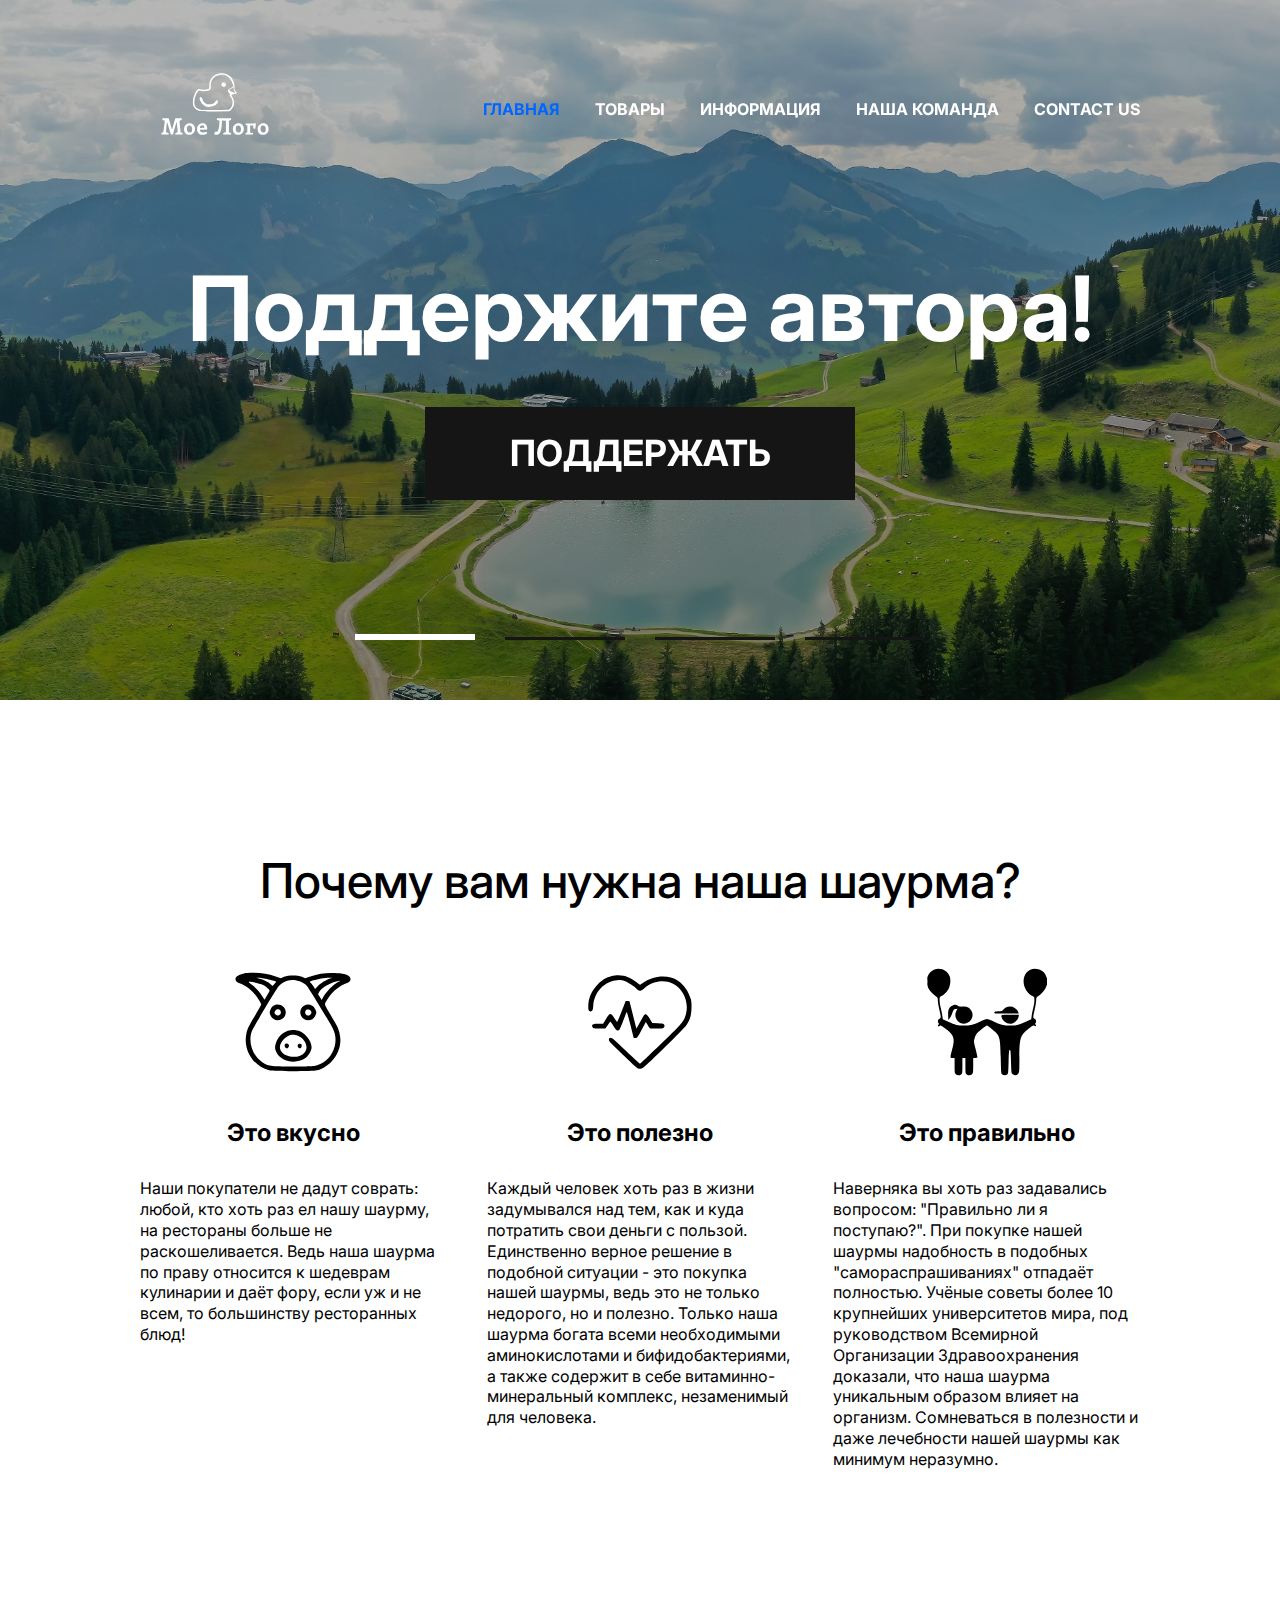
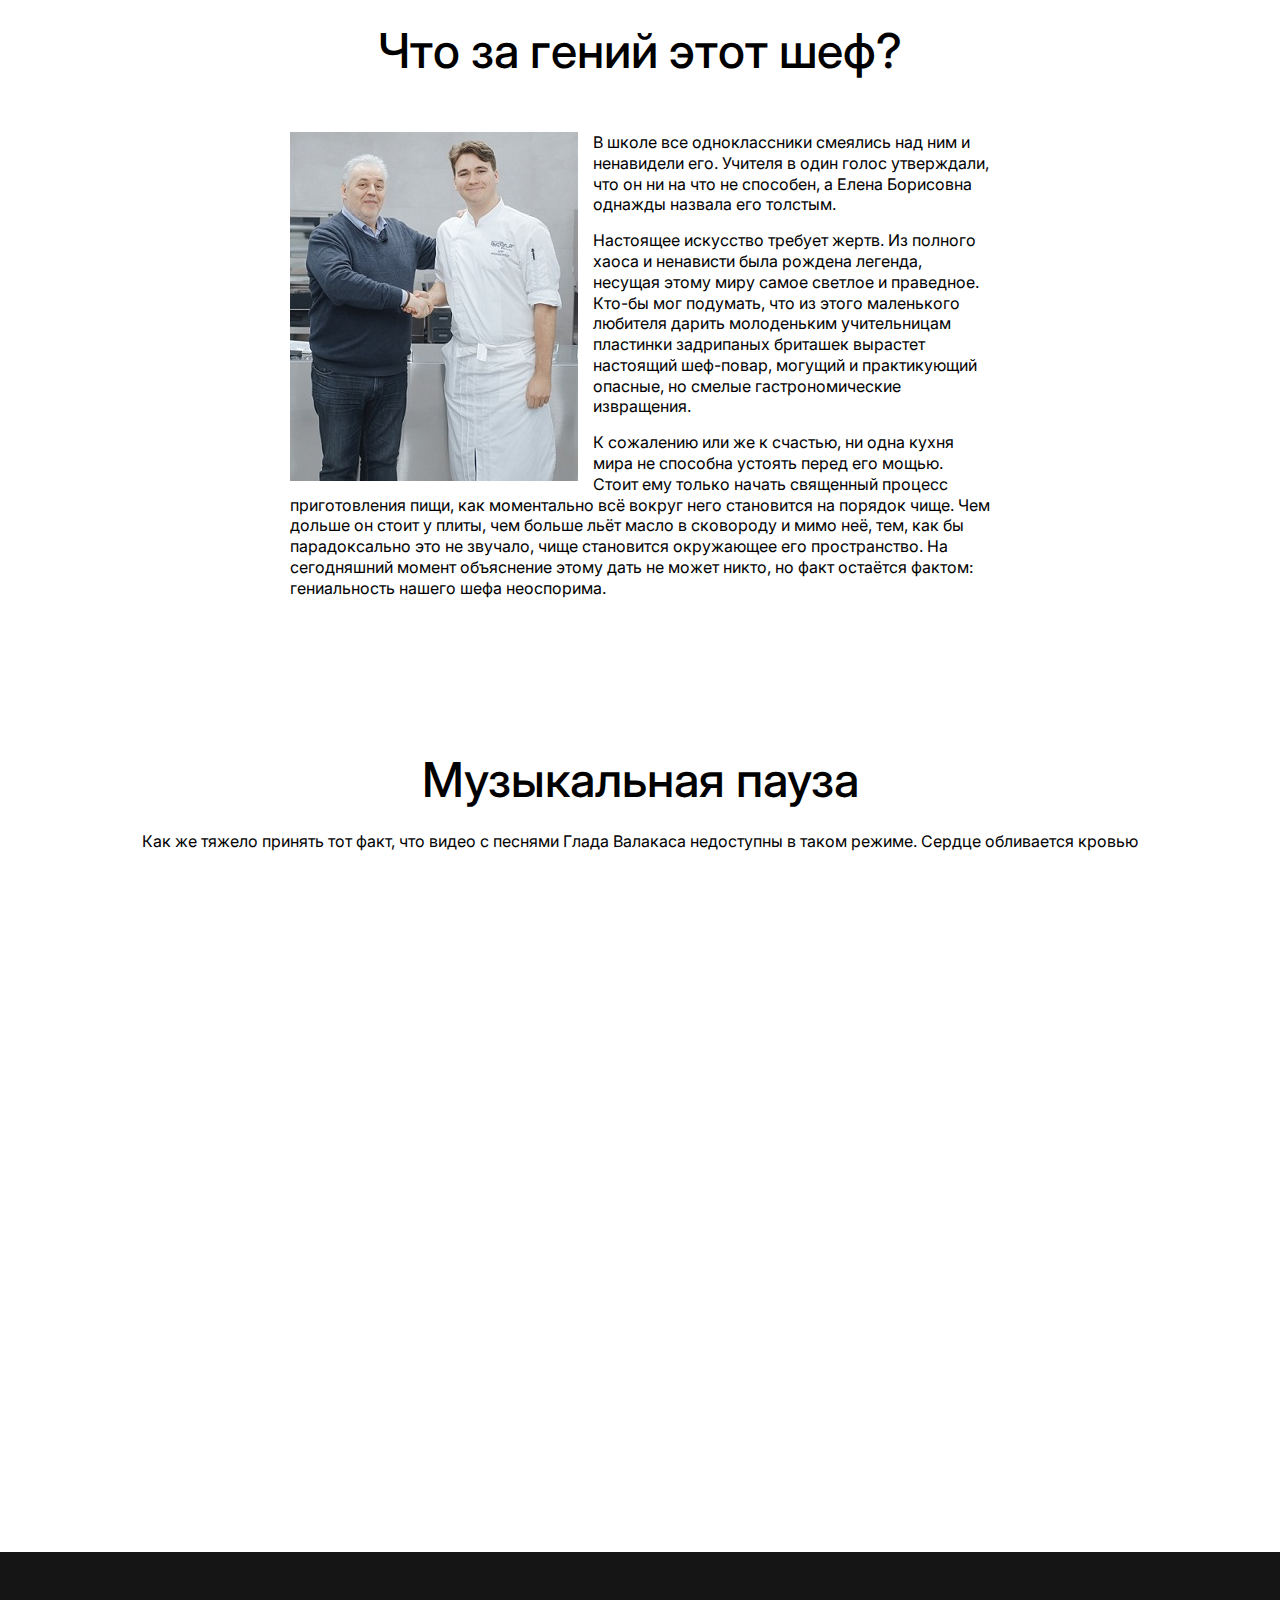
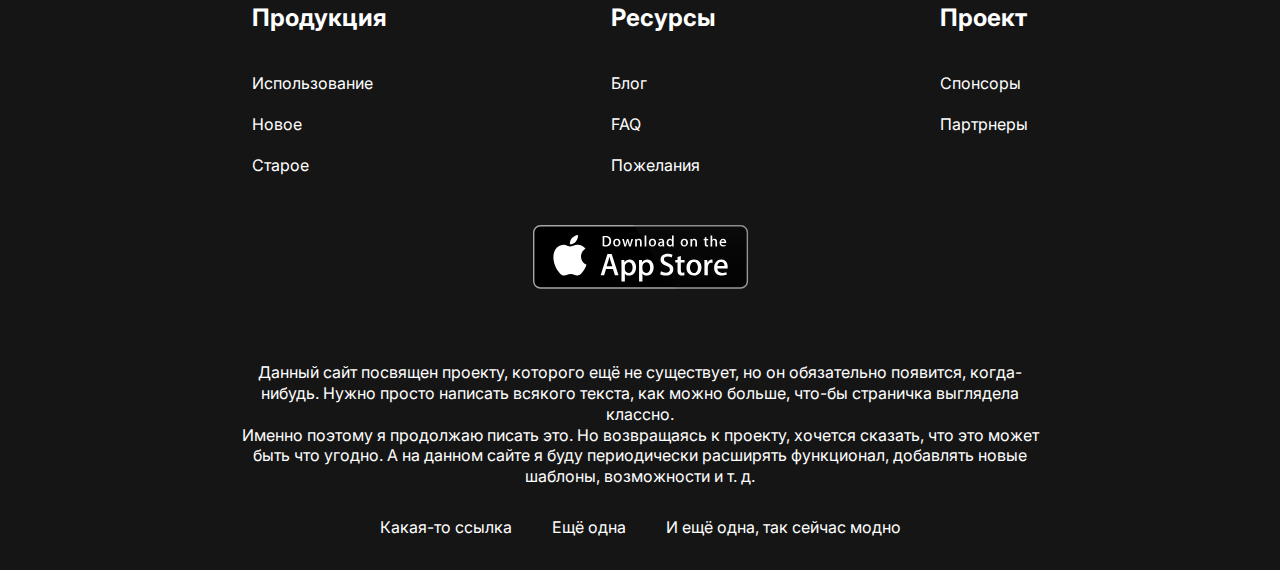
<file: index.html>
<!DOCTYPE html>
<html lang="en">
<head>
    <meta charset="UTF-8">
    <meta name="viewport" content="width=device-width, initial-scale=1.0">
    <link rel="preconnect" href="https://fonts.googleapis.com">
    <link rel="preconnect" href="https://fonts.gstatic.com" crossorigin>
    <link href="https://fonts.googleapis.com/css2?family=Inter:wght@400;700&display=swap" rel="stylesheet">
    <link rel="stylesheet" href="https://cdn.jsdelivr.net/npm/swiper@10/swiper-bundle.min.css">
    <link rel="stylesheet" href="styles.css">
    <title>Главная</title>
</head>
<body>


    <div class="wrapper">
        <header class="header_header-main">
            <div class="container">
                <div class="header__inner">
                    <a class="logo" href="#">
                        <div class="logo__img-box">
                            <img class="logo__img" src="images/my_logo.svg" alt="logo">
                        </div>
                    </a>
                    <nav class="menu">
                        <button class="menu__btn">
                            <span></span>
                            <span></span>
                            <span></span>
                        </button>
                        <ul class="menu__list">
                            <li class="menu__list-item">
                                <a href="index.html" class="menu__list-link menu__list-link--active">Главная</a>
                            </li>
                            <li class="menu__list-item">
                                <a href="Tovary.html" class="menu__list-link">Товары</a>
                            </li>
                            <li class="menu__list-item">
                                <a href="Informaciya.html" class="menu__list-link">Информация</a>
                            </li>
                            <li class="menu__list-item">
                                <a href="Nasha_komanda.html" class="menu__list-link">Наша команда</a>
                            </li>
                            <li class="menu__list-item">
                                <a href="Contact_us.html" class="menu__list-link">Contact us</a>
                            </li>
                        </ul>
                    </nav>
                </div>
            </div>
        </header>


        <main class="main">
            <section class="top">
                <div class="container">
                    <h1 class="title">
                        Поддержите автора!
                    </h1>
                    <a href="support.html" class="top__link">
                        Поддержать
                    </a>
                </div>
            </section>
            <div class="slider">
                <div class="swiper">
                    <div class="swiper-wrapper">
                        <div class="swiper-slide" style="background-image: url(images/fon4.jpg);"></div>
                        <div class="swiper-slide" style="background-image: url(images/fon2.jpg);"></div>
                        <div class="swiper-slide" style="background-image: url(images/fon5.jpg);"></div>
                        <div class="swiper-slide" style="background-image: url(images/fon6.jpg);"></div>
                    </div>
                    <div class="swiper-pagination"></div>
                </div>
            </div>

            <section class="topic">
                <div class="container">
                    <h2 class="section__title">
                        Почему вам нужна наша шаурма?
                    </h2>
                    <ul class="topic__list">
                        <li class="topic__list__item">
                            <img src="images/delicios.svg" alt="topic1_img" class="topic__list__item__img">
                            <h3 class="topic__list__item-title">Это вкусно</h3>
                            <p class="topic__list__item-text">Наши покупатели не дадут соврать: любой, кто хоть раз ел нашу шаурму, на рестораны больше не раскошеливается. Ведь наша шаурма по праву относится к шедеврам кулинарии и даёт фору, если уж и не всем, то большинству ресторанных блюд!</p>
                        </li>
                        <li class="topic__list__item">
                            <img src="images/healthy.svg" alt="topic2_img" class="topic__list__item__img">
                            <h3 class="topic__list__item-title">Это полезно</h3>
                            <p class="topic__list__item-text">Каждый человек хоть раз в жизни задумывался над тем, как и куда потратить свои деньги с пользой. Единственно верное решение в подобной ситуации - это покупка нашей шаурмы, ведь это не только недорого, но и полезно. Только наша шаурма богата всеми необходимыми аминокислотами и бифидобактериями, а также содержит в себе витаминно-минеральный комплекс, незаменимый для человека.</p>
                        </li>
                        <li class="topic__list__item">
                            <img src="images/it's_right.svg" alt="topic3_img" class="topic__list__item__img">
                            <h3 class="topic__list__item-title">Это правильно</h3>
                            <p class="topic__list__item-text">Наверняка вы хоть раз задавались вопросом: "Правильно ли я поступаю?". При покупке нашей шаурмы надобность в подобных "самораспрашиваниях" отпадаёт полностью. Учёные советы более 10 крупнейших университетов мира, под руководством Всемирной Организации Здравоохранения доказали, что наша шаурма уникальным образом влияет на организм. Сомневаться в полезности и даже лечебности нашей шаурмы как минимум неразумно.</p>
                        </li>
                    </ul>
                </div>
            </section>

            <section class="topic-second">
                <div class="container">
                    <div class="topic-second__inner">
                        <h2 class="section__title">
                            Что за гений этот шеф?
                        </h2>
                        <div class="topic-second__content">
                                <img src="images/shef.jpg" alt="shef" class="shef">
                                <p class="topic-second__text-par">В школе все одноклассники смеялись над ним и ненавидели его. Учителя в один голос утверждали, что он ни на что не способен, а Елена Борисовна однажды назвала его толстым. </p>
                                <p class="topic-second__text-par">Настоящее искусство требует жертв. Из полного хаоса и ненависти была рождена легенда, несущая этому миру самое светлое и праведное. Кто-бы мог подумать, что из этого маленького любителя дарить молоденьким учительницам пластинки задрипаных бриташек вырастет настоящий шеф-повар, могущий и практикующий опасные, но смелые гастрономические извращения.</p>
                                <p class="topic-second__text-par">К сожалению или же к счастью, ни одна кухня мира не способна устоять перед его мощью. Стоит ему только начать священный процесс приготовления пищи, как моментально всё вокруг него становится на порядок чище. Чем дольше он стоит у плиты, чем больше льёт масло в сковороду и мимо неё, тем, как бы парадоксально это не звучало, чище становится окружающее его пространство. На сегодняшний момент объяснение этому дать не может никто, но факт остаётся фактом: гениальность нашего шефа неоспорима.</p>
                        </div>
                    </div>
                </div>
            </section>

            <section class="video">
                <div class="container">
                    <h2 class="section__title video__title">
                        Музыкальная пауза
                    </h2>
                    <p class="video__text">Как же тяжело принять тот факт, что видео с песнями Глада Валакаса недоступны в таком режиме. Сердце обливается кровью</p>
                    <iframe class="video__player" width="1000" height="500" src="https://www.youtube.com/embed/qbbktPQAsZQ?si=FX6AV8kVvkZHIm02" title="YouTube video player" frameborder="0" allow="accelerometer; autoplay; clipboard-write; encrypted-media; gyroscope; picture-in-picture; web-share" allowfullscreen></iframe>
                </div>
            </section>

        </main>


        <footer class="footer">
            <div class="container">
                <nav class="footer__menu">
                    <ul class="footer__menu-list">
                        <li class="footer__menu-item">
                            <p class="footer__menu-title">Продукция</p>
                        </li>
                        <li class="footer__menu-item">
                            <a href="#" class="footer__menu-link">Использование</a>
                        </li>
                        <li class="footer__menu-item">
                            <a href="#" class="footer__menu-link">Новое</a>
                        </li>
                        <li class="footer__menu-item">
                            <a href="#" class="footer__menu-link">Старое</a>
                        </li>
                    </ul>
                    <ul class="footer__menu-list">
                        <li class="footer__menu-item">
                            <p class="footer__menu-title">Ресурсы</p>
                        </li>
                        <li class="footer__menu-item">
                            <a href="#" class="footer__menu-link">Блог</a>
                        </li>
                        <li class="footer__menu-item">
                            <a href="#" class="footer__menu-link">FAQ</a>
                        </li>
                        <li class="footer__menu-item">
                            <a href="#" class="footer__menu-link">Пожелания</a>
                        </li>
                    </ul>
                    <ul class="footer__menu-list">
                        <li class="footer__menu-item">
                            <p class="footer__menu-title">Проект</p>
                        </li>
                        <li class="footer__menu-item">
                            <a href="#" class="footer__menu-link">Спонсоры</a>
                        </li>
                        <li class="footer__menu-item">
                            <a href="#" class="footer__menu-link">Партрнеры</a>
                        </li>
                    </ul>
                </nav>

                <ul class="app">
                    <li class="app__item">
                        <a href="apple_store.html" class="app__item-link">
                            <img src="images/apple_app.svg" alt="apple__img" class="app__item-img">
                        </a>
                    </li>
                    <!-- <li class="app__item">
                        <a href="#" class="app__item-link">
                            <img src="images/google_app.svg" alt="google__img" class="app__item-img">
                        </a>
                    </li> -->
                </ul>

                <div class="footer__copy">
                    <p class="footer__copy-text">
                        Данный сайт посвящен проекту, которого ещё не существует, но он обязательно появится, когда-нибудь. Нужно просто написать всякого текста, как можно больше, что-бы страничка выглядела классно.
                    </p>
                    <p class="footer__copy-text">
                        Именно поэтому я продолжаю писать это. Но возвращаясь к проекту, хочется сказать, что это может быть что угодно. А на данном сайте я буду периодически расширять функционал, добавлять новые шаблоны, возможности и т. д.
                    </p>
                </div>
                <nav class="copy__nav">
                    <ul class="copy__nav-list">
                        <li class="copy__nav-item">
                            <a href="#" class="copy__nav-link">Какая-то ссылка</a>
                        </li>
                        <li class="copy__nav-item">
                            <a href="#" class="copy__nav-link">Ещё одна</a>
                        </li>
                        <li class="copy__nav-item">
                            <a href="#" class="copy__nav-link">И ещё одна, так сейчас модно</a>
                        </li>
                    </ul>
                </nav>

            </div>
        </footer>

    </div>


    <script src="https://cdn.jsdelivr.net/npm/swiper@10/swiper-bundle.min.js"></script>
    <script src="js/main.js">
        
    </script>
</body>
</html>
</file>
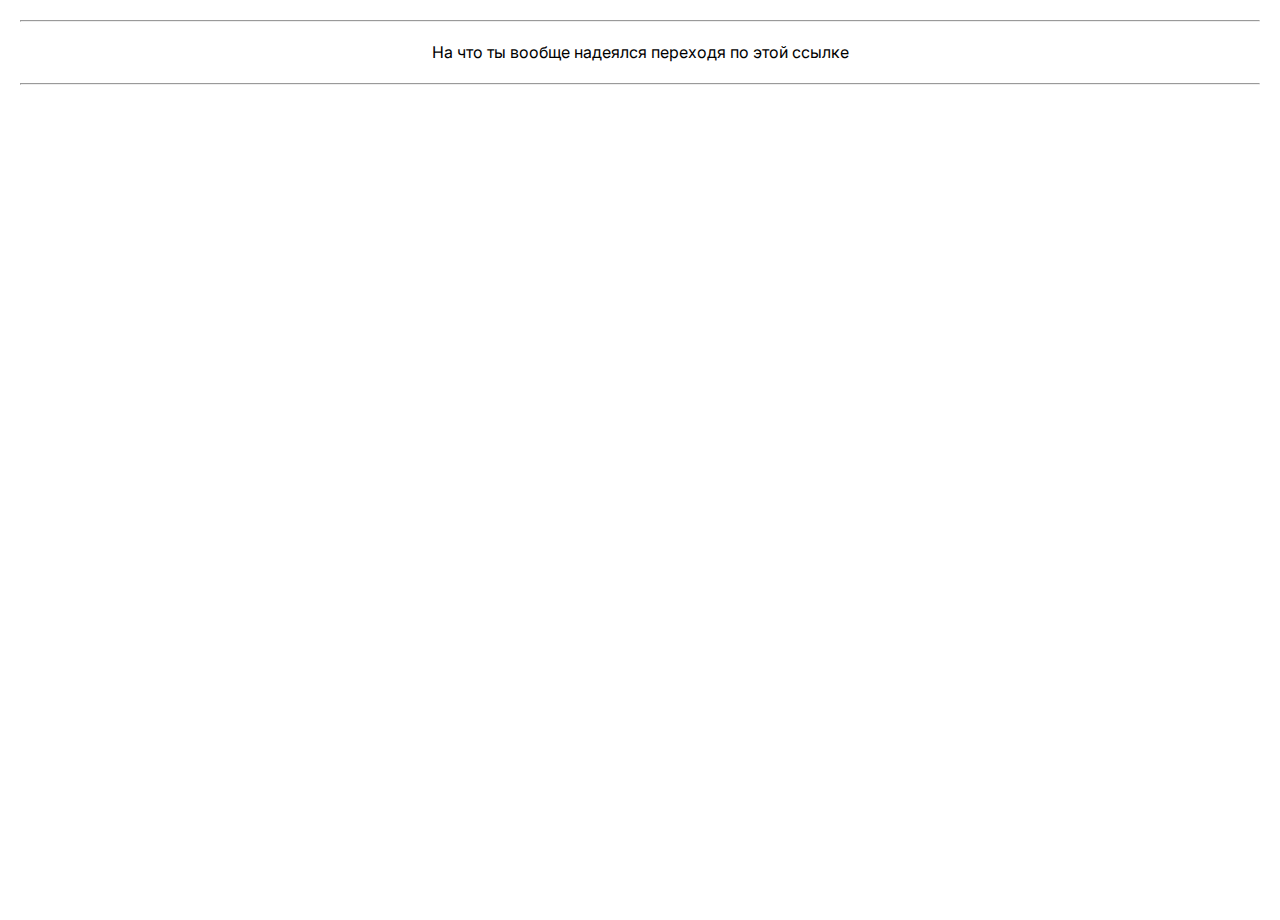
<file: apple_store.html>
<!DOCTYPE html>
<html lang="en">
<head>
    <meta charset="UTF-8">
    <meta name="viewport" content="width=device-width, initial-scale=1.0">
    <link rel="preconnect" href="https://fonts.googleapis.com">
    <link rel="preconnect" href="https://fonts.gstatic.com" crossorigin>
    <link href="https://fonts.googleapis.com/css2?family=Inter:wght@400;700&display=swap" rel="stylesheet">
    <link rel="stylesheet" href="styles.css">
    <title>Не apple store</title>
</head>
<body>

    <hr style="margin: 20px">
    <p class="hope" style="text-align: center;">На что ты вообще надеялся переходя по этой ссылке</p>
    <hr style="margin: 20px">

</body>
</html>
</file>
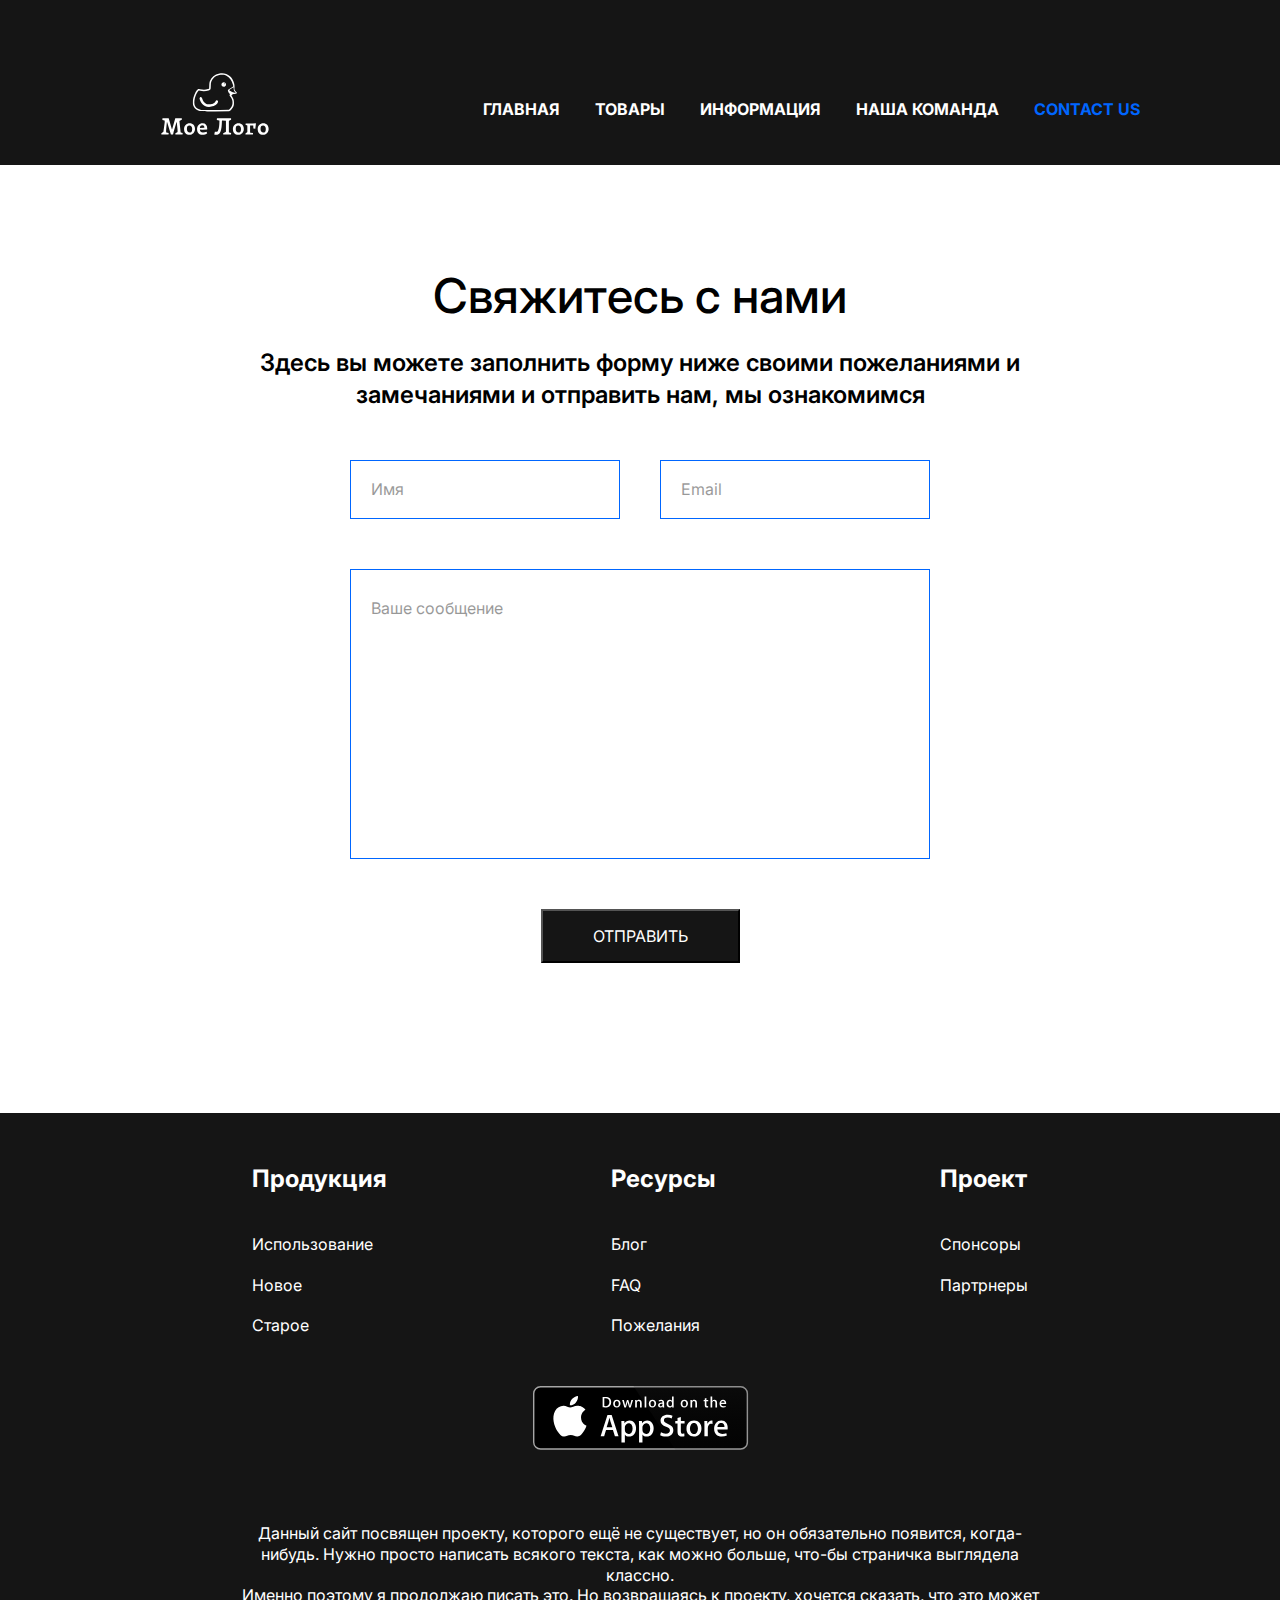
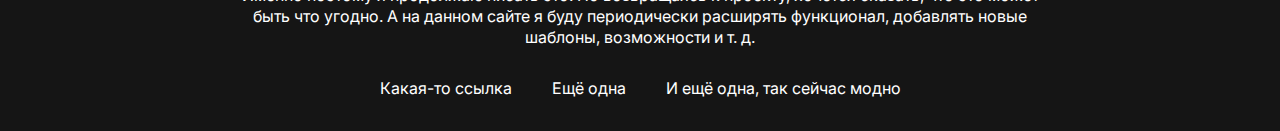
<file: Contact_us.html>
<!DOCTYPE html>
<html lang="en">
<head>
    <meta charset="UTF-8">
    <meta name="viewport" content="width=device-width, initial-scale=1.0">
    <link rel="preconnect" href="https://fonts.googleapis.com">
    <link rel="preconnect" href="https://fonts.gstatic.com" crossorigin>
    <link href="https://fonts.googleapis.com/css2?family=Inter:wght@400;700&display=swap" rel="stylesheet">
    <link rel="stylesheet" href="styles.css">
    <title>Проект</title>
</head>
<body>


    <div class="wrapper">
        <header class="header">
            <div class="container">
                <div class="header__inner">
                    <a class="logo" href="#">
                        <div class="logo__img-box">
                            <img class="logo__img" src="images/my_logo.svg" alt="logo">
                        </div>
                    </a>
                    <nav class="menu">
                        <button class="menu__btn">
                            <span></span>
                            <span></span>
                            <span></span>
                        </button>
                        <ul class="menu__list">
                            <li class="menu__list-item">
                                <a href="index.html" class="menu__list-link">Главная</a>
                            </li>
                            <li class="menu__list-item">
                                <a href="Tovary.html" class="menu__list-link">Товары</a>
                            </li>
                            <li class="menu__list-item">
                                <a href="Informaciya.html" class="menu__list-link">Информация</a>
                            </li>
                            <li class="menu__list-item">
                                <a href="Nasha_komanda.html" class="menu__list-link">Наша команда</a>
                            </li>
                            <li class="menu__list-item">
                                <a href="Contact_us.html" class="menu__list-link menu__list-link--active">Contact us</a>
                            </li>
                        </ul>
                    </nav>
                </div>
            </div>
        </header>

        

        <main class="main">
            <section class="contact">
                <div class="container">
                    <h2 class="section__title contact__title">Свяжитесь с нами</h2>
                    <p class="contact__text">Здесь вы можете заполнить форму ниже своими пожеланиями и замечаниями и отправить нам, мы ознакомимся</p>
                    <form action="#" class="form">
                        <input type="text" class="form__input" placeholder="Имя">
                        <input type="email" class="form__input" placeholder="Email">
                        <textarea class="form__text-area" placeholder="Ваше сообщение"></textarea>
                        <button class="form__btn" type="submit">Отправить</button>
                    </form>
                </div>
            </section>
        </main>



        <footer class="footer">
            <div class="container">
                <nav class="footer__menu">
                    <ul class="footer__menu-list">
                        <li class="footer__menu-item">
                            <p class="footer__menu-title">Продукция</p>
                        </li>
                        <li class="footer__menu-item">
                            <a href="#" class="footer__menu-link">Использование</a>
                        </li>
                        <li class="footer__menu-item">
                            <a href="#" class="footer__menu-link">Новое</a>
                        </li>
                        <li class="footer__menu-item">
                            <a href="#" class="footer__menu-link">Старое</a>
                        </li>
                    </ul>
                    <ul class="footer__menu-list">
                        <li class="footer__menu-item">
                            <p class="footer__menu-title">Ресурсы</p>
                        </li>
                        <li class="footer__menu-item">
                            <a href="#" class="footer__menu-link">Блог</a>
                        </li>
                        <li class="footer__menu-item">
                            <a href="#" class="footer__menu-link">FAQ</a>
                        </li>
                        <li class="footer__menu-item">
                            <a href="#" class="footer__menu-link">Пожелания</a>
                        </li>
                    </ul>
                    <ul class="footer__menu-list">
                        <li class="footer__menu-item">
                            <p class="footer__menu-title">Проект</p>
                        </li>
                        <li class="footer__menu-item">
                            <a href="#" class="footer__menu-link">Спонсоры</a>
                        </li>
                        <li class="footer__menu-item">
                            <a href="#" class="footer__menu-link">Партрнеры</a>
                        </li>
                    </ul>
                </nav>

                <ul class="app">
                    <li class="app__item">
                        <a href="apple_store.html" class="app__item-link">
                            <img src="images/apple_app.svg" alt="apple__img" class="app__item-img">
                        </a>
                    </li>
                    <!-- <li class="app__item">
                        <a href="#" class="app__item-link">
                            <img src="images/google_app.svg" alt="google__img" class="app__item-img">
                        </a>
                    </li> -->
                </ul>

                <div class="footer__copy">
                    <p class="footer__copy-text">
                        Данный сайт посвящен проекту, которого ещё не существует, но он обязательно появится, когда-нибудь. Нужно просто написать всякого текста, как можно больше, что-бы страничка выглядела классно.
                    </p>
                    <p class="footer__copy-text">
                        Именно поэтому я продолжаю писать это. Но возвращаясь к проекту, хочется сказать, что это может быть что угодно. А на данном сайте я буду периодически расширять функционал, добавлять новые шаблоны, возможности и т. д.
                    </p>
                </div>
                <nav class="copy__nav">
                    <ul class="copy__nav-list">
                        <li class="copy__nav-item">
                            <a href="#" class="copy__nav-link">Какая-то ссылка</a>
                        </li>
                        <li class="copy__nav-item">
                            <a href="#" class="copy__nav-link">Ещё одна</a>
                        </li>
                        <li class="copy__nav-item">
                            <a href="#" class="copy__nav-link">И ещё одна, так сейчас модно</a>
                        </li>
                    </ul>
                </nav>

            </div>
        </footer>

    </div>

    <script src="js/main.js">
        
    </script>
</body>
</html>
</file>
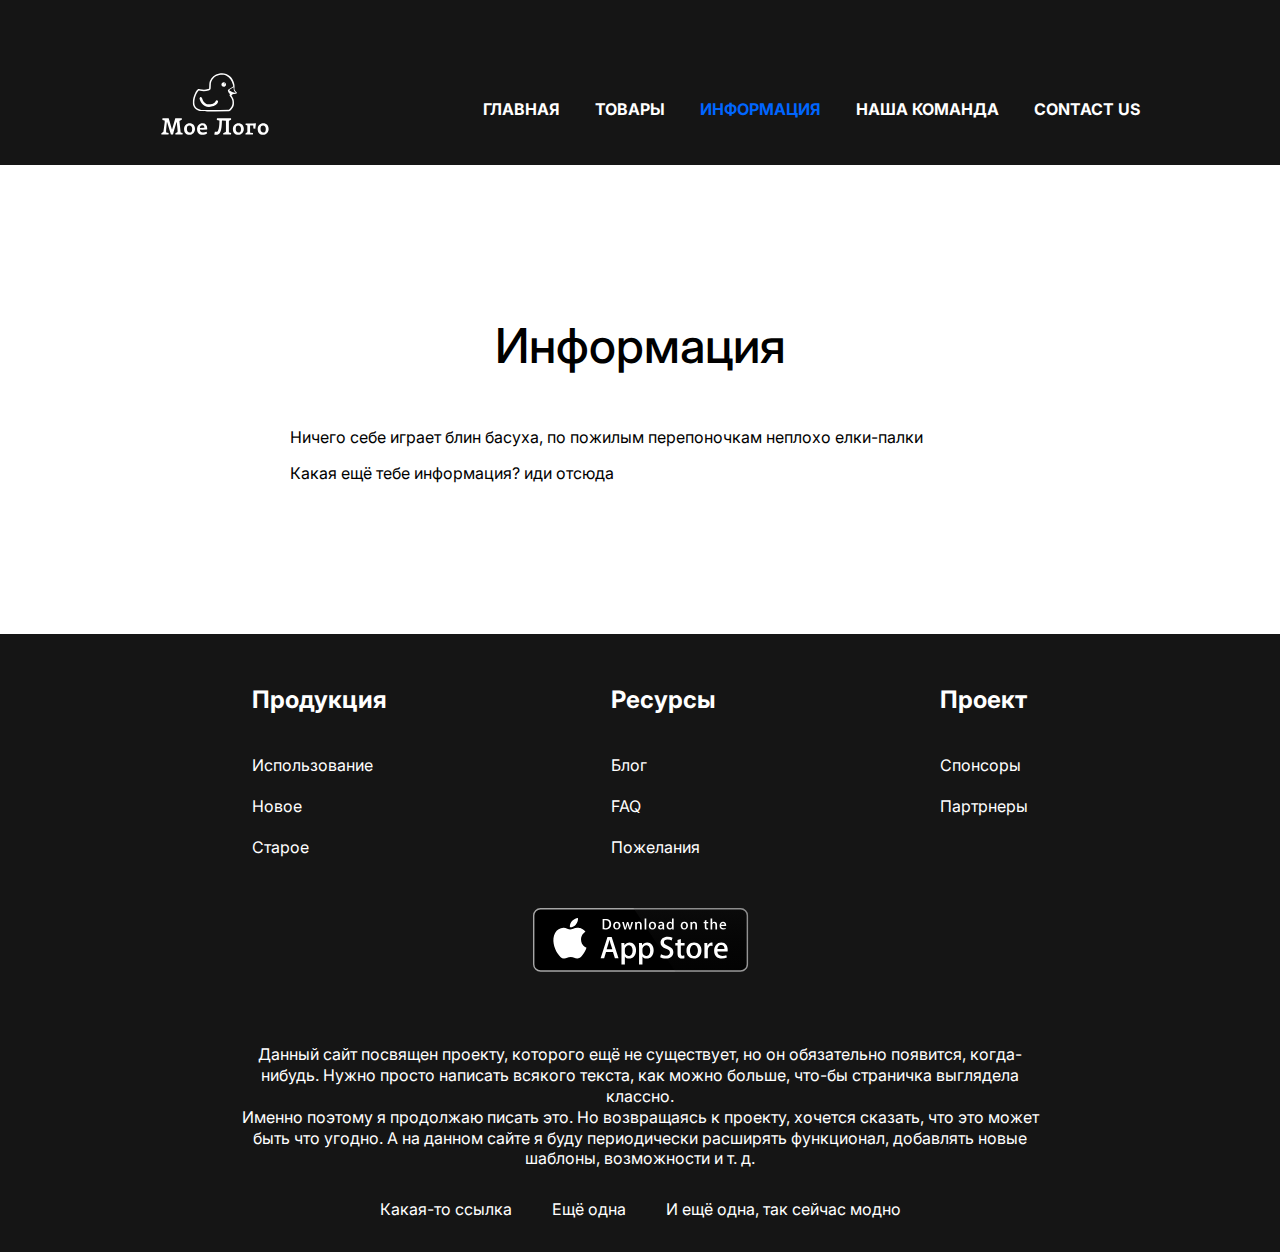
<file: Informaciya.html>
<!DOCTYPE html>
<html lang="en">
<head>
    <meta charset="UTF-8">
    <meta name="viewport" content="width=device-width, initial-scale=1.0">
    <link rel="preconnect" href="https://fonts.googleapis.com">
    <link rel="preconnect" href="https://fonts.gstatic.com" crossorigin>
    <link href="https://fonts.googleapis.com/css2?family=Inter:wght@400;700&display=swap" rel="stylesheet">
    <link rel="stylesheet" href="styles.css">
    <title>Информация</title>
</head>
<body>


    <div class="wrapper">
        <header class="header">
            <div class="container">
                <div class="header__inner">
                    <a class="logo" href="#">
                        <div class="logo__img-box">
                            <img class="logo__img" src="images/my_logo.svg" alt="logo">
                        </div>
                    </a>
                    <nav class="menu">
                        <button class="menu__btn">
                            <span></span>
                            <span></span>
                            <span></span>
                        </button>
                        <ul class="menu__list">
                            <li class="menu__list-item">
                                <a href="index.html" class="menu__list-link">Главная</a>
                            </li>
                            <li class="menu__list-item">
                                <a href="Tovary.html" class="menu__list-link">Товары</a>
                            </li>
                            <li class="menu__list-item">
                                <a href="Informaciya.html" class="menu__list-link menu__list-link--active">Информация</a>
                            </li>
                            <li class="menu__list-item">
                                <a href="Nasha_komanda.html" class="menu__list-link">Наша команда</a>
                            </li>
                            <li class="menu__list-item">
                                <a href="Contact_us.html" class="menu__list-link">Contact us</a>
                            </li>
                        </ul>
                    </nav>
                </div>
            </div>
        </header>
        <main class="main">
            <div class="container">
                <section class="topic-second">
                    <div class="container">
                        <div class="topic-second__inner">
                            <h2 class="section__title">
                                Информация
                            </h2>
                            <div class="topic-second__content">
                                    <p class="topic-second__text-par">Ничего себе играет блин басуха, по пожилым перепоночкам неплохо елки-палки</p>
                                    <p class="topic-second__text-par">Какая ещё тебе информация? иди отсюда</p>
                            </div>
                        </div>
                    </div>
                </section>
            </div>
        </main>
        <footer class="footer">
            <div class="container">
                <nav class="footer__menu">
                    <ul class="footer__menu-list">
                        <li class="footer__menu-item">
                            <p class="footer__menu-title">Продукция</p>
                        </li>
                        <li class="footer__menu-item">
                            <a href="#" class="footer__menu-link">Использование</a>
                        </li>
                        <li class="footer__menu-item">
                            <a href="#" class="footer__menu-link">Новое</a>
                        </li>
                        <li class="footer__menu-item">
                            <a href="#" class="footer__menu-link">Старое</a>
                        </li>
                    </ul>
                    <ul class="footer__menu-list">
                        <li class="footer__menu-item">
                            <p class="footer__menu-title">Ресурсы</p>
                        </li>
                        <li class="footer__menu-item">
                            <a href="#" class="footer__menu-link">Блог</a>
                        </li>
                        <li class="footer__menu-item">
                            <a href="#" class="footer__menu-link">FAQ</a>
                        </li>
                        <li class="footer__menu-item">
                            <a href="#" class="footer__menu-link">Пожелания</a>
                        </li>
                    </ul>
                    <ul class="footer__menu-list">
                        <li class="footer__menu-item">
                            <p class="footer__menu-title">Проект</p>
                        </li>
                        <li class="footer__menu-item">
                            <a href="#" class="footer__menu-link">Спонсоры</a>
                        </li>
                        <li class="footer__menu-item">
                            <a href="#" class="footer__menu-link">Партрнеры</a>
                        </li>
                    </ul>
                </nav>

                <ul class="app">
                    <li class="app__item">
                        <a href="apple_store.html" class="app__item-link">
                            <img src="images/apple_app.svg" alt="apple__img" class="app__item-img">
                        </a>
                    </li>
                    <!-- <li class="app__item">
                        <a href="#" class="app__item-link">
                            <img src="images/google_app.svg" alt="google__img" class="app__item-img">
                        </a>
                    </li> -->
                </ul>

                <div class="footer__copy">
                    <p class="footer__copy-text">
                        Данный сайт посвящен проекту, которого ещё не существует, но он обязательно появится, когда-нибудь. Нужно просто написать всякого текста, как можно больше, что-бы страничка выглядела классно.
                    </p>
                    <p class="footer__copy-text">
                        Именно поэтому я продолжаю писать это. Но возвращаясь к проекту, хочется сказать, что это может быть что угодно. А на данном сайте я буду периодически расширять функционал, добавлять новые шаблоны, возможности и т. д.
                    </p>
                </div>
                <nav class="copy__nav">
                    <ul class="copy__nav-list">
                        <li class="copy__nav-item">
                            <a href="#" class="copy__nav-link">Какая-то ссылка</a>
                        </li>
                        <li class="copy__nav-item">
                            <a href="#" class="copy__nav-link">Ещё одна</a>
                        </li>
                        <li class="copy__nav-item">
                            <a href="#" class="copy__nav-link">И ещё одна, так сейчас модно</a>
                        </li>
                    </ul>
                </nav>

            </div>
        </footer>

    </div>

    <script src="js/main.js">
        
    </script>
</body>
</html>
</file>
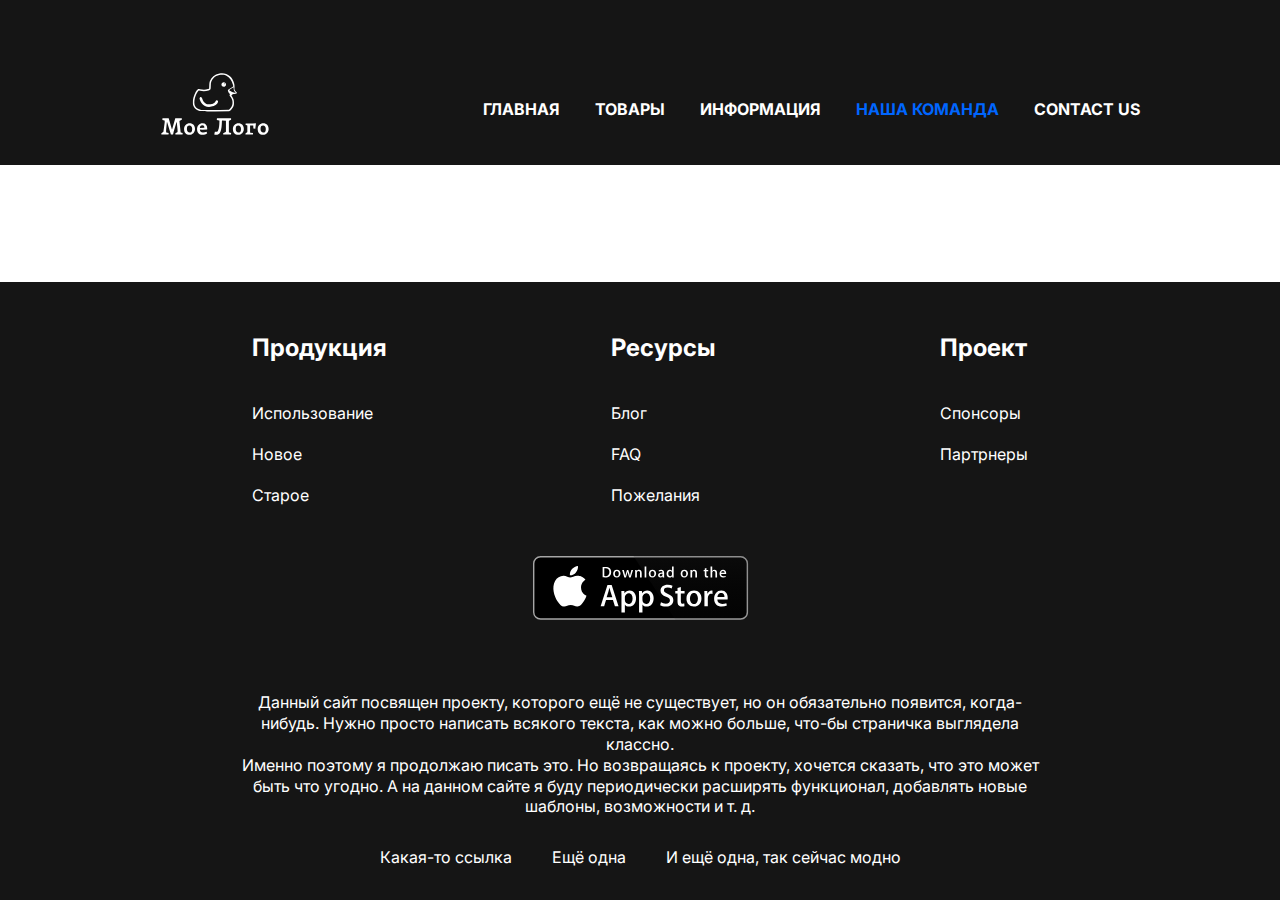
<file: Nasha_komanda.html>
<!DOCTYPE html>
<html lang="en">
<head>
    <meta charset="UTF-8">
    <meta name="viewport" content="width=device-width, initial-scale=1.0">
    <link rel="preconnect" href="https://fonts.googleapis.com">
    <link rel="preconnect" href="https://fonts.gstatic.com" crossorigin>
    <link href="https://fonts.googleapis.com/css2?family=Inter:wght@400;700&display=swap" rel="stylesheet">
    <link rel="stylesheet" href="styles.css">
    <title>Team</title>
</head>
<body>


    <div class="wrapper">
        <header class="header">
            <div class="container">
                <div class="header__inner">
                    <a class="logo" href="#">
                        <div class="logo__img-box">
                            <img class="logo__img" src="images/my_logo.svg" alt="logo">
                        </div>
                    </a>
                    <nav class="menu">
                        <button class="menu__btn">
                            <span></span>
                            <span></span>
                            <span></span>
                        </button>
                        <ul class="menu__list">
                            <li class="menu__list-item">
                                <a href="index.html" class="menu__list-link">Главная</a>
                            </li>
                            <li class="menu__list-item">
                                <a href="Tovary.html" class="menu__list-link">Товары</a>
                            </li>
                            <li class="menu__list-item">
                                <a href="Informaciya.html" class="menu__list-link">Информация</a>
                            </li>
                            <li class="menu__list-item">
                                <a href="Nasha_komanda.html" class="menu__list-link menu__list-link--active">Наша команда</a>
                            </li>
                            <li class="menu__list-item">
                                <a href="Contact_us.html" class="menu__list-link">Contact us</a>
                            </li>
                        </ul>
                    </nav>
                </div>
            </div>
        </header>
        <main class="main">
            <section>
                <div class="container">

                </div>
            </section>
        </main>
        <footer class="footer">
            <div class="container">
                <nav class="footer__menu">
                    <ul class="footer__menu-list">
                        <li class="footer__menu-item">
                            <p class="footer__menu-title">Продукция</p>
                        </li>
                        <li class="footer__menu-item">
                            <a href="#" class="footer__menu-link">Использование</a>
                        </li>
                        <li class="footer__menu-item">
                            <a href="#" class="footer__menu-link">Новое</a>
                        </li>
                        <li class="footer__menu-item">
                            <a href="#" class="footer__menu-link">Старое</a>
                        </li>
                    </ul>
                    <ul class="footer__menu-list">
                        <li class="footer__menu-item">
                            <p class="footer__menu-title">Ресурсы</p>
                        </li>
                        <li class="footer__menu-item">
                            <a href="#" class="footer__menu-link">Блог</a>
                        </li>
                        <li class="footer__menu-item">
                            <a href="#" class="footer__menu-link">FAQ</a>
                        </li>
                        <li class="footer__menu-item">
                            <a href="#" class="footer__menu-link">Пожелания</a>
                        </li>
                    </ul>
                    <ul class="footer__menu-list">
                        <li class="footer__menu-item">
                            <p class="footer__menu-title">Проект</p>
                        </li>
                        <li class="footer__menu-item">
                            <a href="#" class="footer__menu-link">Спонсоры</a>
                        </li>
                        <li class="footer__menu-item">
                            <a href="#" class="footer__menu-link">Партрнеры</a>
                        </li>
                    </ul>
                </nav>

                <ul class="app">
                    <li class="app__item">
                        <a href="apple_store.html" class="app__item-link">
                            <img src="images/apple_app.svg" alt="apple__img" class="app__item-img">
                        </a>
                    </li>
                    <!-- <li class="app__item">
                        <a href="#" class="app__item-link">
                            <img src="images/google_app.svg" alt="google__img" class="app__item-img">
                        </a>
                    </li> -->
                </ul>

                <div class="footer__copy">
                    <p class="footer__copy-text">
                        Данный сайт посвящен проекту, которого ещё не существует, но он обязательно появится, когда-нибудь. Нужно просто написать всякого текста, как можно больше, что-бы страничка выглядела классно.
                    </p>
                    <p class="footer__copy-text">
                        Именно поэтому я продолжаю писать это. Но возвращаясь к проекту, хочется сказать, что это может быть что угодно. А на данном сайте я буду периодически расширять функционал, добавлять новые шаблоны, возможности и т. д.
                    </p>
                </div>
                <nav class="copy__nav">
                    <ul class="copy__nav-list">
                        <li class="copy__nav-item">
                            <a href="#" class="copy__nav-link">Какая-то ссылка</a>
                        </li>
                        <li class="copy__nav-item">
                            <a href="#" class="copy__nav-link">Ещё одна</a>
                        </li>
                        <li class="copy__nav-item">
                            <a href="#" class="copy__nav-link">И ещё одна, так сейчас модно</a>
                        </li>
                    </ul>
                </nav>

            </div>
        </footer>

    </div>

    <script src="js/main.js">
        
    </script>
</body>
</html>
</file>
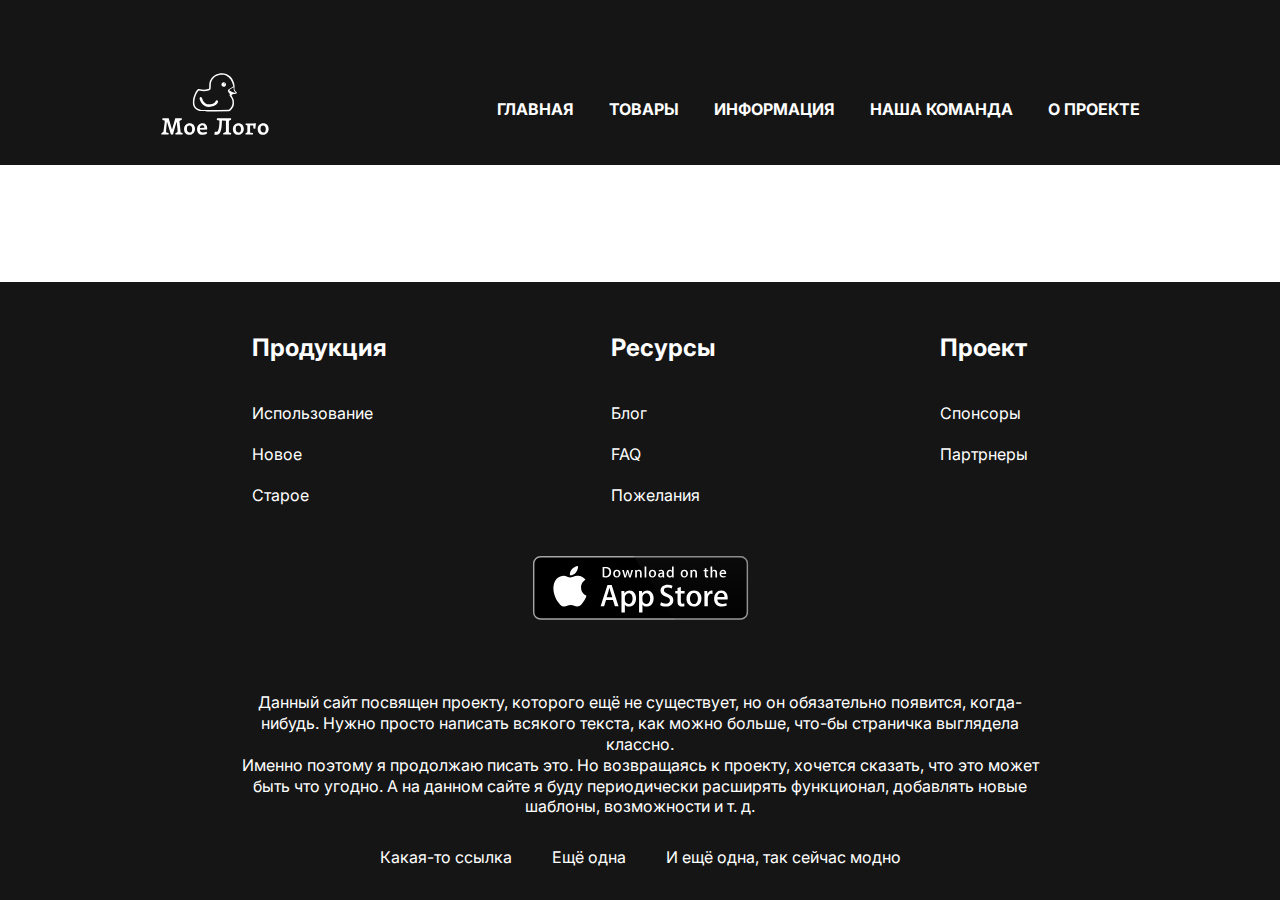
<file: O_proekte.html>
<!DOCTYPE html>
<html lang="en">
<head>
    <meta charset="UTF-8">
    <meta name="viewport" content="width=device-width, initial-scale=1.0">
    <link rel="preconnect" href="https://fonts.googleapis.com">
    <link rel="preconnect" href="https://fonts.gstatic.com" crossorigin>
    <link href="https://fonts.googleapis.com/css2?family=Inter:wght@400;700&display=swap" rel="stylesheet">
    <link rel="stylesheet" href="styles.css">
    <title>Проект</title>
</head>
<body>


    <div class="wrapper">
        <header class="header">
            <div class="container">
                <div class="header__inner">
                    <a class="logo" href="#">
                        <div class="logo__img-box">
                            <img class="logo__img" src="images/my_logo.svg" alt="logo">
                        </div>
                    </a>
                    <nav class="menu">
                        <ul class="menu__list">
                            <li class="menu__list-item">
                                <a href="index.html" class="menu__list-link">Главная</a>
                            </li>
                            <li class="menu__list-item">
                                <a href="Tovary.html" class="menu__list-link">Товары</a>
                            </li>
                            <li class="menu__list-item">
                                <a href="Informaciya.html" class="menu__list-link">Информация</a>
                            </li>
                            <li class="menu__list-item">
                                <a href="Nasha_komanda.html" class="menu__list-link">Наша команда</a>
                            </li>
                            <li class="menu__list-item">
                                <a href="O_proekte.html" class="menu__list-link">О проекте</a>
                            </li>
                        </ul>
                    </nav>
                </div>
            </div>
        </header>
        <main class="main">
            <div class="container">
                
            </div>
        </main>
        <footer class="footer">
            <div class="container">
                <nav class="footer__menu">
                    <ul class="footer__menu-list">
                        <li class="footer__menu-item">
                            <p class="footer__menu-title">Продукция</p>
                        </li>
                        <li class="footer__menu-item">
                            <a href="#" class="footer__menu-link">Использование</a>
                        </li>
                        <li class="footer__menu-item">
                            <a href="#" class="footer__menu-link">Новое</a>
                        </li>
                        <li class="footer__menu-item">
                            <a href="#" class="footer__menu-link">Старое</a>
                        </li>
                    </ul>
                    <ul class="footer__menu-list">
                        <li class="footer__menu-item">
                            <p class="footer__menu-title">Ресурсы</p>
                        </li>
                        <li class="footer__menu-item">
                            <a href="#" class="footer__menu-link">Блог</a>
                        </li>
                        <li class="footer__menu-item">
                            <a href="#" class="footer__menu-link">FAQ</a>
                        </li>
                        <li class="footer__menu-item">
                            <a href="#" class="footer__menu-link">Пожелания</a>
                        </li>
                    </ul>
                    <ul class="footer__menu-list">
                        <li class="footer__menu-item">
                            <p class="footer__menu-title">Проект</p>
                        </li>
                        <li class="footer__menu-item">
                            <a href="#" class="footer__menu-link">Спонсоры</a>
                        </li>
                        <li class="footer__menu-item">
                            <a href="#" class="footer__menu-link">Партрнеры</a>
                        </li>
                    </ul>
                </nav>

                <ul class="app">
                    <li class="app__item">
                        <a href="apple_store.html" class="app__item-link">
                            <img src="images/apple_app.svg" alt="apple__img" class="app__item-img">
                        </a>
                    </li>
                    <!-- <li class="app__item">
                        <a href="#" class="app__item-link">
                            <img src="images/google_app.svg" alt="google__img" class="app__item-img">
                        </a>
                    </li> -->
                </ul>

                <div class="footer__copy">
                    <p class="footer__copy-text">
                        Данный сайт посвящен проекту, которого ещё не существует, но он обязательно появится, когда-нибудь. Нужно просто написать всякого текста, как можно больше, что-бы страничка выглядела классно.
                    </p>
                    <p class="footer__copy-text">
                        Именно поэтому я продолжаю писать это. Но возвращаясь к проекту, хочется сказать, что это может быть что угодно. А на данном сайте я буду периодически расширять функционал, добавлять новые шаблоны, возможности и т. д.
                    </p>
                </div>
                <nav class="copy__nav">
                    <ul class="copy__nav-list">
                        <li class="copy__nav-item">
                            <a href="#" class="copy__nav-link">Какая-то ссылка</a>
                        </li>
                        <li class="copy__nav-item">
                            <a href="#" class="copy__nav-link">Ещё одна</a>
                        </li>
                        <li class="copy__nav-item">
                            <a href="#" class="copy__nav-link">И ещё одна, так сейчас модно</a>
                        </li>
                    </ul>
                </nav>

            </div>
        </footer>

    </div>


</body>
</html>
</file>
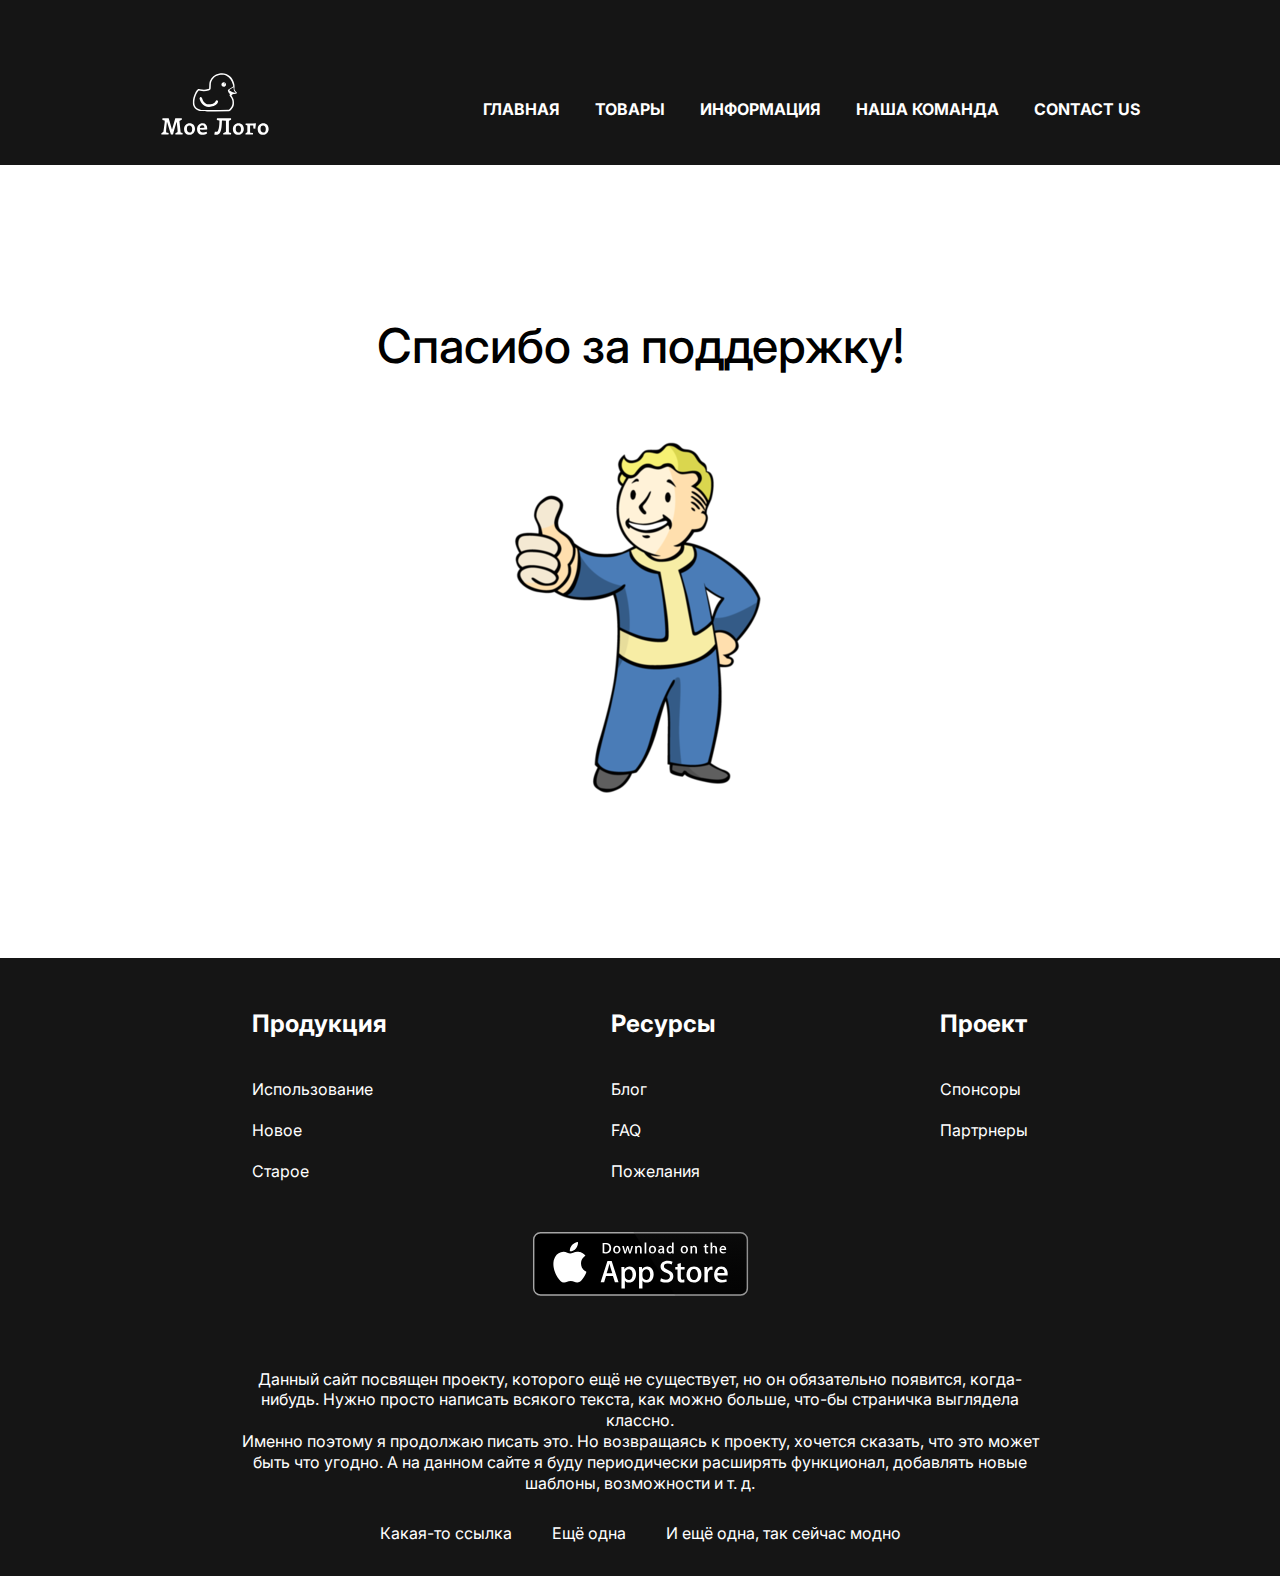
<file: support.html>
<!DOCTYPE html>
<html lang="en">
<head>
    <meta charset="UTF-8">
    <meta name="viewport" content="width=device-width, initial-scale=1.0">
    <link rel="preconnect" href="https://fonts.googleapis.com">
    <link rel="preconnect" href="https://fonts.gstatic.com" crossorigin>
    <link href="https://fonts.googleapis.com/css2?family=Inter:wght@400;700&display=swap" rel="stylesheet">
    <link rel="stylesheet" href="styles.css">
    <title>Поддержка</title>
</head>
<body>


    <div class="wrapper">
        <header class="header">
            <div class="container">
                <div class="header__inner">
                    <a class="logo" href="index.html">
                        <div class="logo__img-box">
                            <img class="logo__img" src="images/my_logo.svg" alt="logo">
                        </div>
                    </a>
                    <nav class="menu">
                        <button class="menu__btn">
                            <span></span>
                            <span></span>
                            <span></span>
                        </button>
                        <ul class="menu__list">
                            <li class="menu__list-item">
                                <a href="index.html" class="menu__list-link ">Главная</a>
                            </li>
                            <li class="menu__list-item">
                                <a href="Tovary.html" class="menu__list-link">Товары</a>
                            </li>
                            <li class="menu__list-item">
                                <a href="Informaciya.html" class="menu__list-link">Информация</a>
                            </li>
                            <li class="menu__list-item">
                                <a href="Nasha_komanda.html" class="menu__list-link">Наша команда</a>
                            </li>
                            <li class="menu__list-item">
                                <a href="Contact_us.html" class="menu__list-link">Contact us</a>
                            </li>
                        </ul>
                    </nav>
                </div>
            </div>
        </header>
        <main class="main">
            <div class="container">
                <div class="topic">
                    <h2 class="section__title">
                        Спасибо за поддержку!
                    </h2>
                    <div class="support">
                        <img src="images/pngegg2.png" alt="fallout_boy">
                    </div>
                </div>
            </div>
        </main>
        <footer class="footer">
            <div class="container">
                <nav class="footer__menu">
                    <ul class="footer__menu-list">
                        <li class="footer__menu-item">
                            <p class="footer__menu-title">Продукция</p>
                        </li>
                        <li class="footer__menu-item">
                            <a href="#" class="footer__menu-link">Использование</a>
                        </li>
                        <li class="footer__menu-item">
                            <a href="#" class="footer__menu-link">Новое</a>
                        </li>
                        <li class="footer__menu-item">
                            <a href="#" class="footer__menu-link">Старое</a>
                        </li>
                    </ul>
                    <ul class="footer__menu-list">
                        <li class="footer__menu-item">
                            <p class="footer__menu-title">Ресурсы</p>
                        </li>
                        <li class="footer__menu-item">
                            <a href="#" class="footer__menu-link">Блог</a>
                        </li>
                        <li class="footer__menu-item">
                            <a href="#" class="footer__menu-link">FAQ</a>
                        </li>
                        <li class="footer__menu-item">
                            <a href="#" class="footer__menu-link">Пожелания</a>
                        </li>
                    </ul>
                    <ul class="footer__menu-list">
                        <li class="footer__menu-item">
                            <p class="footer__menu-title">Проект</p>
                        </li>
                        <li class="footer__menu-item">
                            <a href="#" class="footer__menu-link">Спонсоры</a>
                        </li>
                        <li class="footer__menu-item">
                            <a href="#" class="footer__menu-link">Партрнеры</a>
                        </li>
                    </ul>
                </nav>

                <ul class="app">
                    <li class="app__item">
                        <a href="apple_store.html" class="app__item-link">
                            <img src="images/apple_app.svg" alt="apple__img" class="app__item-img">
                        </a>
                    </li>
                    <!-- <li class="app__item">
                        <a href="#" class="app__item-link">
                            <img src="images/google_app.svg" alt="google__img" class="app__item-img">
                        </a>
                    </li> -->
                </ul>

                <div class="footer__copy">
                    <p class="footer__copy-text">
                        Данный сайт посвящен проекту, которого ещё не существует, но он обязательно появится, когда-нибудь. Нужно просто написать всякого текста, как можно больше, что-бы страничка выглядела классно.
                    </p>
                    <p class="footer__copy-text">
                        Именно поэтому я продолжаю писать это. Но возвращаясь к проекту, хочется сказать, что это может быть что угодно. А на данном сайте я буду периодически расширять функционал, добавлять новые шаблоны, возможности и т. д.
                    </p>
                </div>
                <nav class="copy__nav">
                    <ul class="copy__nav-list">
                        <li class="copy__nav-item">
                            <a href="#" class="copy__nav-link">Какая-то ссылка</a>
                        </li>
                        <li class="copy__nav-item">
                            <a href="#" class="copy__nav-link">Ещё одна</a>
                        </li>
                        <li class="copy__nav-item">
                            <a href="#" class="copy__nav-link">И ещё одна, так сейчас модно</a>
                        </li>
                    </ul>
                </nav>

            </div>
        </footer>

    </div>

    <script src="js/main.js">
        
    </script>
</body>
</html>
</file>
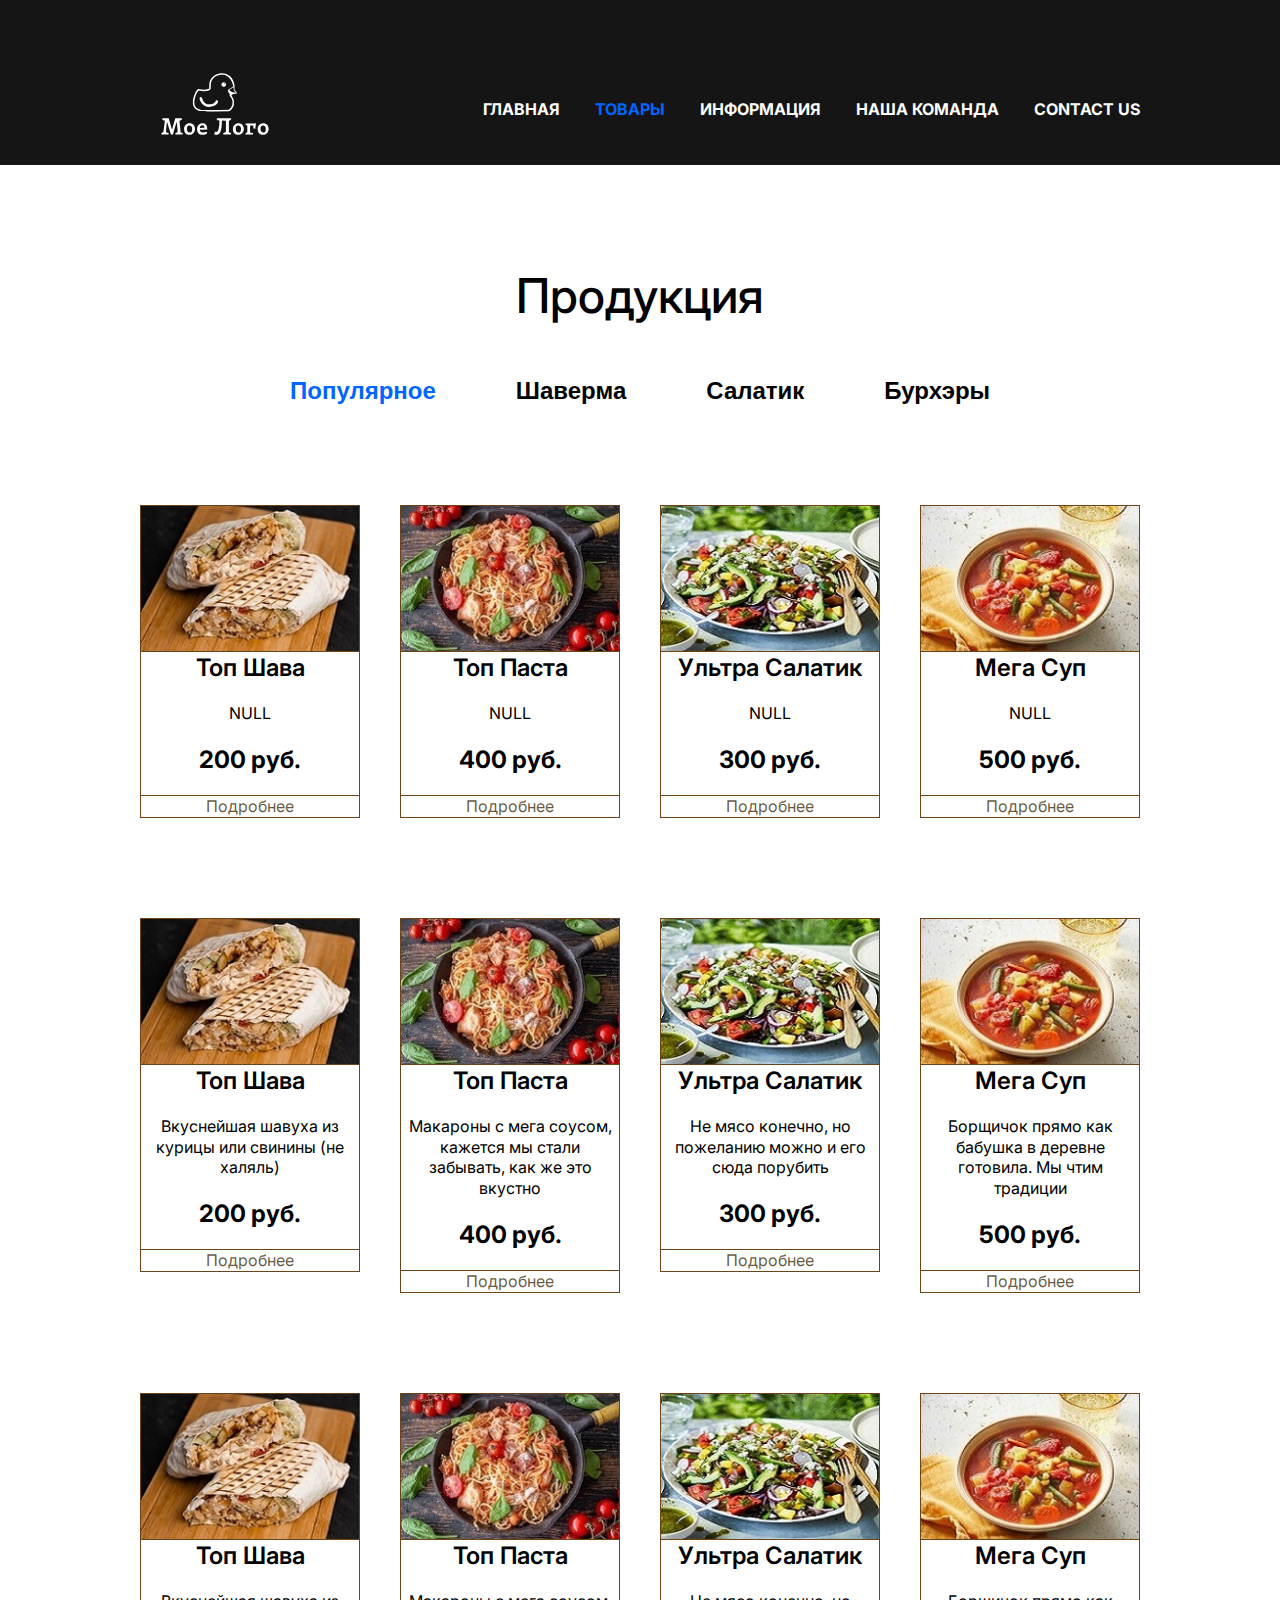
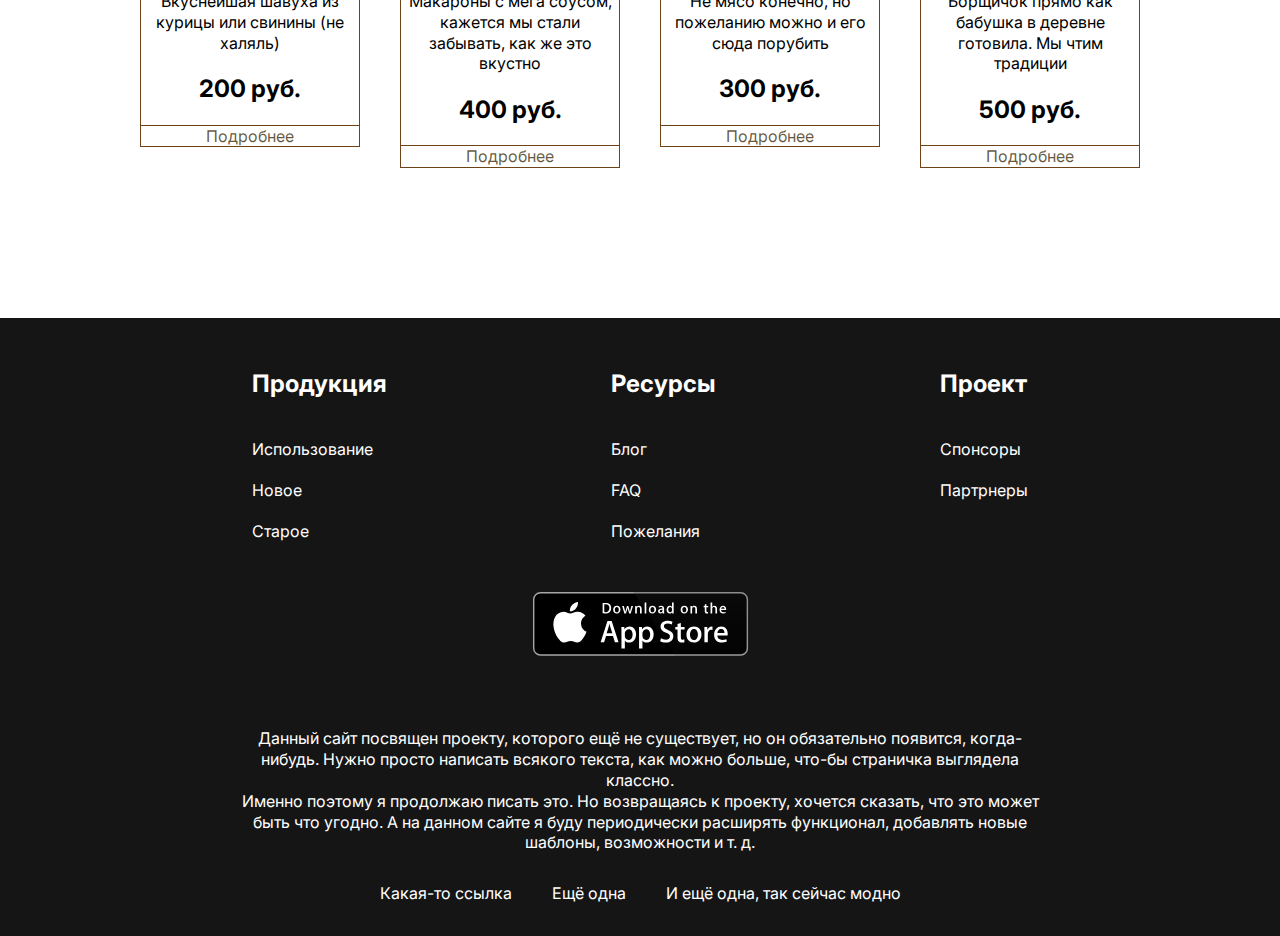
<file: Tovary.html>
<!DOCTYPE html>
<html lang="en">
<head>
    <meta charset="UTF-8">
    <meta name="viewport" content="width=device-width, initial-scale=1.0">
    <link rel="preconnect" href="https://fonts.googleapis.com">
    <link rel="preconnect" href="https://fonts.gstatic.com" crossorigin>
    <link href="https://fonts.googleapis.com/css2?family=Inter:wght@400;700&display=swap" rel="stylesheet">
    <link rel="stylesheet" href="styles.css">
    <title>Товары</title>
</head>
<body>


    <div class="wrapper">
        <header class="header">
            <div class="container">
                <div class="header__inner">
                    <a class="logo" href="#">
                        <div class="logo__img-box">
                            <img class="logo__img" src="images/my_logo.svg" alt="logo">
                        </div>
                    </a>
                    <nav class="menu">
                        <button class="menu__btn">
                            <span></span>
                            <span></span>
                            <span></span>
                        </button>
                        <ul class="menu__list">
                            <li class="menu__list-item">
                                <a href="index.html" class="menu__list-link">Главная</a>
                            </li>
                            <li class="menu__list-item">
                                <a href="Tovary.html" class="menu__list-link menu__list-link--active">Товары</a>
                            </li>
                            <li class="menu__list-item">
                                <a href="Informaciya.html" class="menu__list-link">Информация</a>
                            </li>
                            <li class="menu__list-item">
                                <a href="Nasha_komanda.html" class="menu__list-link">Наша команда</a>
                            </li>
                            <li class="menu__list-item">
                                <a href="Contact_us.html" class="menu__list-link">Contact us</a>
                            </li>
                        </ul>
                    </nav>
                </div>
            </div>
        </header>


        <main class="main">
            <section class="product">
                <div class="container">
                    <h2 class="section__title">Продукция</h2>
                    <div class="tabs">
                        <div class="tabs__btn">
                            <button class="tabs__btn-item tabs__btn-item--active" data-button="content-1">Популярное</button>
                            <button class="tabs__btn-item" data-button="content-2">Шаверма</button>
                            <button class="tabs__btn-item" data-button="content-3">Салатик</button>
                            <button class="tabs__btn-item" data-button="content-4">Бурхэры</button>
                        </div>
                        <div class="tabs__content">
                            <div class="tabs__content-item tabs__content-item--active" id="content-1">
                                <div class="card">
                                    <img src="images/shaurma-fri.jpg" alt="" class="card__img">
                                    <div class="card__content">
                                        <h4 class="card__title">Топ Шава</h4>
                                        <p class="card__text">NULL</p>
                                        <p class="card__price">200 руб.</p>
                                    </div>
                                    <a href="#" class="card__link">Подробнее</a>
                                </div>

                                <div class="card">
                                    <img src="images/top_pasta.jpg" alt="" class="card__img">
                                    <div class="card__content">
                                        <h4 class="card__title">Топ Паста</h4>
                                        <p class="card__text">NULL</p>
                                        <p class="card__price">400 руб.</p>
                                    </div>
                                    <a href="#" class="card__link">Подробнее</a>
                                </div>

                                <div class="card">
                                    <img src="images/салатик.jpg" alt="" class="card__img">
                                    <div class="card__content">
                                        <h4 class="card__title">Ультра Салатик</h4>
                                        <p class="card__text">NULL</p>
                                        <p class="card__price">300 руб.</p>
                                    </div>
                                    <a href="#" class="card__link">Подробнее</a>
                                </div>

                                <div class="card">
                                    <img src="images/sup.jpg" alt="" class="card__img">
                                    <div class="card__content">
                                        <h4 class="card__title">Мега Суп</h4>
                                        <p class="card__text">NULL</p>
                                        <p class="card__price">500 руб.</p>
                                    </div>
                                    <a href="#" class="card__link">Подробнее</a>
                                </div>

                                <div class="card">
                                    <img src="images/shaurma-fri.jpg" alt="" class="card__img">
                                    <div class="card__content">
                                        <h4 class="card__title">Топ Шава</h4>
                                        <p class="card__text">Вкуснейшая шавуха из курицы или свинины (не халяль)</p>
                                        <p class="card__price">200 руб.</p>
                                    </div>
                                    <a href="#" class="card__link">Подробнее</a>
                                </div>

                                <div class="card">
                                    <img src="images/top_pasta.jpg" alt="" class="card__img">
                                    <div class="card__content">
                                        <h4 class="card__title">Топ Паста</h4>
                                        <p class="card__text">Макароны с мега соусом, кажется мы стали забывать, как же это вкустно</p>
                                        <p class="card__price">400 руб.</p>
                                    </div>
                                    <a href="#" class="card__link">Подробнее</a>
                                </div>

                                <div class="card">
                                    <img src="images/салатик.jpg" alt="" class="card__img">
                                    <div class="card__content">
                                        <h4 class="card__title">Ультра Салатик</h4>
                                        <p class="card__text">Не мясо конечно, но пожеланию можно и его сюда порубить</p>
                                        <p class="card__price">300 руб.</p>
                                    </div>
                                    <a href="#" class="card__link">Подробнее</a>
                                </div>

                                <div class="card">
                                    <img src="images/sup.jpg" alt="" class="card__img">
                                    <div class="card__content">
                                        <h4 class="card__title">Мега Суп</h4>
                                        <p class="card__text">Борщичок прямо как бабушка в деревне готовила. Мы чтим традиции</p>
                                        <p class="card__price">500 руб.</p>
                                    </div>
                                    <a href="#" class="card__link">Подробнее</a>
                                </div>

                                <div class="card">
                                    <img src="images/shaurma-fri.jpg" alt="" class="card__img">
                                    <div class="card__content">
                                        <h4 class="card__title">Топ Шава</h4>
                                        <p class="card__text">Вкуснейшая шавуха из курицы или свинины (не халяль)</p>
                                        <p class="card__price">200 руб.</p>
                                    </div>
                                    <a href="#" class="card__link">Подробнее</a>
                                </div>

                                <div class="card">
                                    <img src="images/top_pasta.jpg" alt="" class="card__img">
                                    <div class="card__content">
                                        <h4 class="card__title">Топ Паста</h4>
                                        <p class="card__text">Макароны с мега соусом, кажется мы стали забывать, как же это вкустно</p>
                                        <p class="card__price">400 руб.</p>
                                    </div>
                                    <a href="#" class="card__link">Подробнее</a>
                                </div>

                                <div class="card">
                                    <img src="images/салатик.jpg" alt="" class="card__img">
                                    <div class="card__content">
                                        <h4 class="card__title">Ультра Салатик</h4>
                                        <p class="card__text">Не мясо конечно, но пожеланию можно и его сюда порубить</p>
                                        <p class="card__price">300 руб.</p>
                                    </div>
                                    <a href="#" class="card__link">Подробнее</a>
                                </div>

                                <div class="card">
                                    <img src="images/sup.jpg" alt="" class="card__img">
                                    <div class="card__content">
                                        <h4 class="card__title">Мега Суп</h4>
                                        <p class="card__text">Борщичок прямо как бабушка в деревне готовила. Мы чтим традиции</p>
                                        <p class="card__price">500 руб.</p>
                                    </div>
                                    <a href="#" class="card__link">Подробнее</a>
                                </div>

                            </div>
                            <div class="tabs__content-item" id="content-2">
                                2
                            </div>
                            <div class="tabs__content-item" id="content-3">
                                3
                            </div>
                            <div class="tabs__content-item" id="content-4">
                                4
                            </div>
                        </div>
                    </div>
                </div>
            </section>
        </main>


        <footer class="footer">
            <div class="container">
                <nav class="footer__menu">
                    <ul class="footer__menu-list">
                        <li class="footer__menu-item">
                            <p class="footer__menu-title">Продукция</p>
                        </li>
                        <li class="footer__menu-item">
                            <a href="#" class="footer__menu-link">Использование</a>
                        </li>
                        <li class="footer__menu-item">
                            <a href="#" class="footer__menu-link">Новое</a>
                        </li>
                        <li class="footer__menu-item">
                            <a href="#" class="footer__menu-link">Старое</a>
                        </li>
                    </ul>
                    <ul class="footer__menu-list">
                        <li class="footer__menu-item">
                            <p class="footer__menu-title">Ресурсы</p>
                        </li>
                        <li class="footer__menu-item">
                            <a href="#" class="footer__menu-link">Блог</a>
                        </li>
                        <li class="footer__menu-item">
                            <a href="#" class="footer__menu-link">FAQ</a>
                        </li>
                        <li class="footer__menu-item">
                            <a href="#" class="footer__menu-link">Пожелания</a>
                        </li>
                    </ul>
                    <ul class="footer__menu-list">
                        <li class="footer__menu-item">
                            <p class="footer__menu-title">Проект</p>
                        </li>
                        <li class="footer__menu-item">
                            <a href="#" class="footer__menu-link">Спонсоры</a>
                        </li>
                        <li class="footer__menu-item">
                            <a href="#" class="footer__menu-link">Партрнеры</a>
                        </li>
                    </ul>
                </nav>

                <ul class="app">
                    <li class="app__item">
                        <a href="apple_store.html" class="app__item-link">
                            <img src="images/apple_app.svg" alt="apple__img" class="app__item-img">
                        </a>
                    </li>
                    <!-- <li class="app__item">
                        <a href="#" class="app__item-link">
                            <img src="images/google_app.svg" alt="google__img" class="app__item-img">
                        </a>
                    </li> -->
                </ul>

                <div class="footer__copy">
                    <p class="footer__copy-text">
                        Данный сайт посвящен проекту, которого ещё не существует, но он обязательно появится, когда-нибудь. Нужно просто написать всякого текста, как можно больше, что-бы страничка выглядела классно.
                    </p>
                    <p class="footer__copy-text">
                        Именно поэтому я продолжаю писать это. Но возвращаясь к проекту, хочется сказать, что это может быть что угодно. А на данном сайте я буду периодически расширять функционал, добавлять новые шаблоны, возможности и т. д.
                    </p>
                </div>
                <nav class="copy__nav">
                    <ul class="copy__nav-list">
                        <li class="copy__nav-item">
                            <a href="#" class="copy__nav-link">Какая-то ссылка</a>
                        </li>
                        <li class="copy__nav-item">
                            <a href="#" class="copy__nav-link">Ещё одна</a>
                        </li>
                        <li class="copy__nav-item">
                            <a href="#" class="copy__nav-link">И ещё одна, так сейчас модно</a>
                        </li>
                    </ul>
                </nav>

            </div>
        </footer>

    </div>

    <script src="js/main.js">

    </script>
</body>
</html>
</file>
<file: styles.css>
html {
    box-sizing: border-box;
}

*, *::after, *::before {
    box-sizing: inherit;
    margin: 0;
    padding: 0;
}

html, body {
    height: 100%;
}

ul {
    list-style-type: none;
}

a {
    text-decoration: none;
    color: inherit
}

.logo__img-box {
    width: 100px;
    height: 80px;
}

.wrapper {
    min-height: 100%;
    display: flex;
    flex-direction: column;
}                 /*Для прибивания footer (см. .main)*/


.container {
    max-width: 1020px;
    margin: 0 auto;        /*устанавливает блок по центру*/
    padding: 0 10px;

}

.section__title{
    margin-bottom: 50px;
    font-size: 48px;
    font-weight: 500;
    text-align: center;
}

body {
    font-family: 'Inter', sans-serif;
    font-size: 16px;
    font-weight: 400;
    line-height: 1.3;
}

.header {
    background-color: #151515;
}

.header_header-main {
    background-color: transparent;
    position: absolute;               /*для поднятия фона наверх, но из-за этого позиционирование сбивается*/
    z-index: 5;                       /*для поднятия фона наверх, но из-за этого позиционирование сбивается*/
    left: 0;                         /*расправляем позиционирование*/
    right: 0;                        /*расправляем позиционирование*/
}

.header__inner {
    padding-top: 40px;
    padding-bottom: 45px;
    display: flex;
    justify-content: space-between;
    align-items: flex-end;
}


.menu__list {
    display: flex;
    gap: 35px;
}

.menu__list-link {
    color: white;
    text-transform: uppercase;
    font-weight: 700;
}


.menu__list-link--active {
    color: #0066FF;
}

.menu__list-link:hover {
    color: #0066FF;
}


.menu__btn {
    height: 20px;
    width: 30px;
    display: flex;
    flex-direction: column;
    justify-content: space-between;
    padding: 0;
    border: none;
    background-color: transparent;
    display: none;
    margin-right: 15px;
}

.menu__btn span {
    height: 2px;
    background-color: #fff;
    width: 100%;
}


.footer {
    background-color: #151515;
    padding: 50px 0 32px;
    color: white
}

.footer__menu {
    display: flex;
    justify-content: space-around;
    margin-bottom: 50px;
}

.footer__menu-list {
    max-width: 250px;
}

.footer__menu-title {
    font-size: 24px;
    font-weight: 700;
    padding-bottom: 20px;
}

.footer__menu-item + .footer__menu-item {
    padding-top: 20px;
}

.app {
    display: flex;
    justify-content: center;
    gap: 40px;
    margin-bottom: 52px;
}

.footer__copy {
    max-width: 800px;
    margin: 0 auto 30px;
    text-align: center;
}

.copy__nav-list {
    display: flex;
    justify-content: center;
    gap: 40px;
}

.main {
    flex-grow: 1;
}

.top {
    color: white;
    text-align: center;
    padding-top: 250px;
    padding-bottom: 50px;
    position: absolute;              /*для поднятия фона наверх, но из-за этого позиционирование сбивается*/
    z-index: 4;                      /*для поднятия фона наверх, но из-за этого позиционирование сбивается*/
    left: 0;                         /*расправляем позиционирование*/
    right: 0;                        /*расправляем позиционирование*/
}

.title {
    padding-bottom: 40px;
    font-size: 90px;
    font-weight: 700;
}

.top__link {
    background-color: #151515;
    padding: 23px;
    max-width: 430px;
    width: 100%;
    display: inline-block;
    text-transform: uppercase;
    font-size: 36px;
    font-weight: 700;
}

.swiper::after {
    content: '';
    background-color: rgba(21, 21, 21, 0.3); /*не используется в цвете # специально*/
    position: absolute;
    z-index: 5;
    left: 0;
    right: 0;
    top: 0;
    bottom: 0;
}

.swiper-slide {
    background-repeat: no-repeat;
    background-size: cover;
    background-position: center;
    height: 100vh;
    max-height: 700px;
}

.swiper-pagination-bullet {
    width: 120px;
    height: 3px;
    background-color: #151515;
    border-radius: 0;
    opacity: 1;
    margin: 0 15px !important;
}

.swiper-horizontal>.swiper-pagination-bullets, .swiper-pagination-bullets.swiper-pagination-horizontal, .swiper-pagination-custom, .swiper-pagination-fraction {
    bottom: 55px;
}

.swiper-pagination-bullet-active {
    width: 120px;
    height: 6px;
    background-color: #fff;
    border-radius: 0;
    opacity: 1;
    margin: 0 15px !important;
}



.topic {
    margin: 150px 0;
}

.topic__list__item-title {
    margin-bottom: 30px;
    font-size: 24px;
    font-weight: 700;
}

.topic__list {
    display: grid;
    grid-template-columns: repeat(3, 1fr);
    gap: 40px;
    text-align: center;
}


.topic__list__item__img {
    margin-bottom: 30px;
}

.topic__list__item-text {
    text-align: left;
}

.topic-second {
    margin: 150px 0;
}

.topic-second__content {
    max-width: 700px;
    margin: 0 auto;
    text-align: left;
}

.topic-second__text-par {
    margin-bottom: 15px;
}

.shef {
    float: left;
    margin-right: 15px;
}

.support {
    text-align: center;
}

.video {
    padding-bottom: 150px;
}

.video__title {
    margin-bottom: 20px;
}

.video__text {
    margin-bottom: 50px;
    text-align: center;
}

.video__player {
    display: block;
    margin: 0 auto;
}

.contact {
    padding: 100px 0 150px;
}

.contact__title {
    margin-bottom: 20px;
}

.contact__text {
    text-align: center;
    font-size: 24px;
    font-weight: 600;
    margin-bottom: 50px;
    padding: 0 100px;
}

.form {
    max-width: 580px;
    margin: 0 auto;
    display: flex;
    justify-content: space-between;
    flex-wrap: wrap;       /*если мало места, будут переноситься*/
}

.form__text-area {
    width: 100%;
    resize: none;
    padding: 28px 20px;
    height: 290px;
    border: 1px solid #0066FF;
    font-family: 'Inter', sans-serif;
    font-size: 16px;
    font-weight: 400;
    line-height: 1.3;
    color: black;
    margin-bottom: 50px;
}

.form__input {
    width: 270px;
    padding: 18px 20px;
    display: inline-block;
    border: 1px solid #0066FF;
    margin-bottom: 50px;
    font-family: 'Inter', sans-serif;
    font-size: 16px;
    font-weight: 400;
    line-height: 1.3;
    color: black;
}

.form__input::placeholder, .form__text-area::placeholder {
    font-family: 'Inter', sans-serif;
    font-size: 16px;
    font-weight: 400;
    line-height: 1.3;
    color: black;
    opacity: 0.4;
}

.form__btn {
    text-transform: uppercase;
    color: white;
    background-color: #151515;
    font-family: 'Inter', sans-serif;
    font-size: 16px;
    font-weight: 400;
    padding: 15px 50px;
    margin: 0 auto;
}

.product {
    padding: 100px 0 150px;
}

.tabs__btn {
    padding: 0 150px 100px;
    display: grid;
    grid-template-columns: repeat(4, 1fr);
    gap: 80px;
}

.tabs__btn-item {
    font-size: 24px;
    font-weight: 700;
    cursor: pointer;
    border: none;
    background-color: transparent;
    padding: 0;
}

.tabs__btn-item--active {
    color: #0066FF;
}

.tabs__content-item {
    display: none;
    grid-template-columns: repeat(4, 1fr);
    gap: 100px 40px;
}

.tabs__content-item.tabs__content-item--active {
    display: grid;
}

.card {
    text-align: center;
}

.card__content {
    padding: 0 5px;
    border: 1px solid #6e4318;
    border-top: 0;
}

.card__img {
    display: block;
    border: 1px solid #6e4318;
    width: 100%;
}


.card__title {
    font-size: 24px;
    font-weight: 600;
    margin-bottom: 20px;
}

.card__text {
    margin-bottom: 20px;
}

.card__price {
    margin-bottom: 20px;
    margin-bottom: 20px;
    font-size: 24px;
    font-weight: 700;
}

.card__link {
    display: block;
    color: #361f00c2;
    border: 1px solid #6e4318;
    border-top: 0;
}


@media (max-width: 1040px)  {
    .title {
        font-size: 56px;
    }
    .top__link {
        max-width: 210px;
        font-size: 20px;
    }
    .video__player {
        width: 96%;
    }
    .tabs__content-item {
        grid-template-columns: repeat(3, 1fr);
    }

    .tabs__btn {
        padding: 0 0 50px;
        gap: 20px;
    }

}

@media (max-width: 860px) {
    .menu__btn {
        display: flex;
    }

    .menu__btn, 
    .logo {
        position: relative;
        z-index: 10;
    }

    .menu__list {
        position: absolute;
        z-index: 6;
        background-color: #151515;
        flex-direction: column;
        align-items: center;
        justify-content: space-between;
        padding-top: 200px;
        padding-bottom: 100px;
        height: 100vh;
        max-height: 700px;
        top: 0;
        right: 0;
        left: 0;
        bottom: 0;
        transform: translateY(-100%);
        transition: transform .3s ease;
    }

    .menu__list.menu__list--active {
        transform: translateY(0%);
    }
}

@media (max-width: 630px) {
    .swiper-pagination-bullet-active,
    .swiper-pagination-bullet {
        width: 50px;
        border-radius: 3px;
    }
    
    .topic__list {
        grid-template-columns: repeat(1, 1fr);
        gap: 80px;
        text-align: center;
    }
}

@media (max-width: 586px) {
    .form__input {
        width: 100%;
        margin-bottom: 20px;
    }
    .contact__text {
        font-size: 18px;
        padding: 0 50px;
    }
}

@media (max-width: 560px) {
    .tabs__btn {
        grid-template-columns: repeat(2, 1fr);
        font-size: 20px;
    }
    .tabs__btn-item {
        font-size: 18px;
    }
    
    .tabs__btn-item--active {
        font-size: 18px;
    }
    
}

@media (max-width: 500px) {
    
.topic-second__content {
    margin: 0 auto;
    text-align: left;
}

.shef {
    float: none;
    display: block;
    margin: 0 auto;
    margin-bottom: 10px;
}
.footer {
    font-size: 80%;
}

.footer__menu-title {
    font-size: 130%;
}

.tabs__content-item {
    grid-template-columns: repeat(2, 1fr);
    gap: 50px 40px;
}

}

@media (max-width: 380px) {
    .title {
        font-size: 36px;
    }
    .top__link {
        max-width: 190px;
        font-size: 13px;
    }   
    .section__title {
        font-size: 35px;
    }
}

@media (max-width: 320px) {
    .tabs__content-item {
        grid-template-columns: repeat(1, 1fr);
    }
    .tabs__btn {
        grid-template-columns: repeat(1, 1fr);
    }

}
</file>
